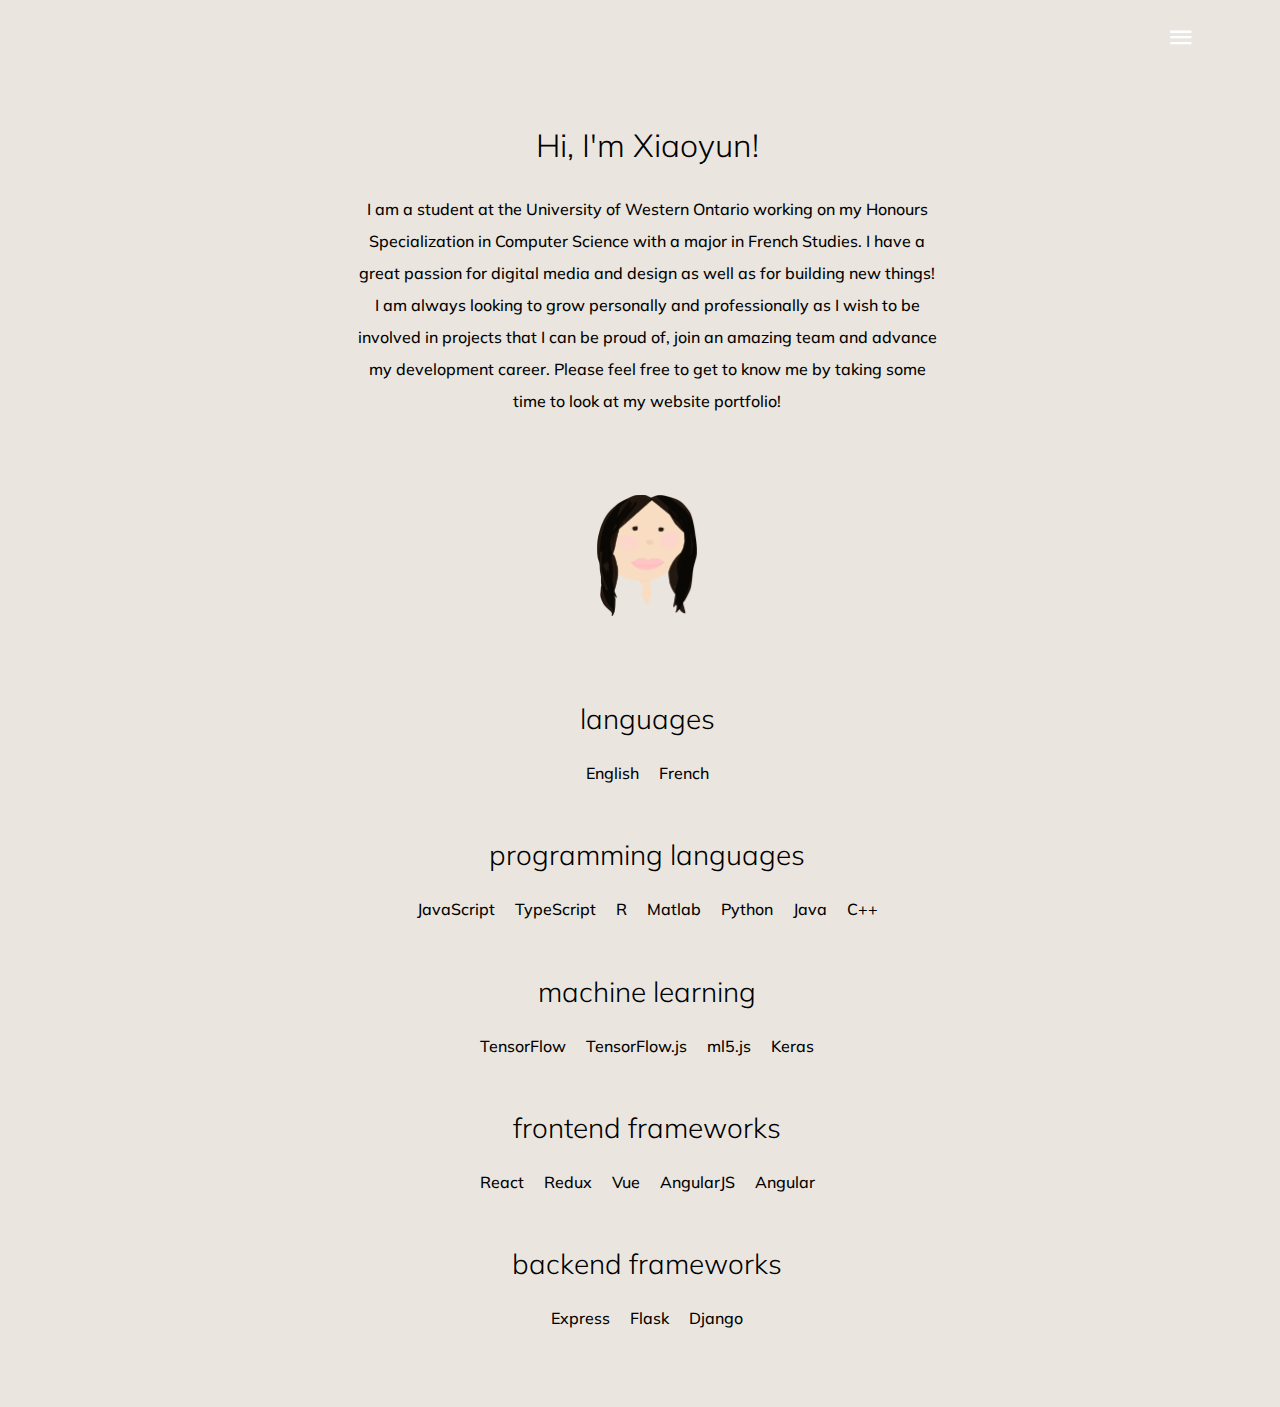
<file: about.html>
<!doctype html>
<html lang="en">

  <head>
    <title>Xiaoyun Bonato</title>
    <meta charset="utf-8">
    <meta name="viewport" content="width=device-width, initial-scale=1, shrink-to-fit=no">
 <link rel="shortcut icon" type="image/png" href="images/xb.png"/>

    <link href="https://fonts.googleapis.com/css?family=Muli:400,700" rel="stylesheet">

    <link rel="stylesheet" href="fonts/icomoon/style.css">

    <link rel="stylesheet" href="css/bootstrap.min.css">
    <link rel="stylesheet" href="css/bootstrap-datepicker.css">
    <link rel="stylesheet" href="css/jquery.fancybox.min.css">
    <link rel="stylesheet" href="css/owl.carousel.min.css">
    <link rel="stylesheet" href="css/owl.theme.default.min.css">
    <link rel="stylesheet" href="fonts/flaticon/font/flaticon.css">
    <link rel="stylesheet" href="css/aos.css">

    <!-- MAIN CSS -->
    <link rel="stylesheet" href="css/style.css">

  </head>


  <body data-spy="scroll" data-target=".site-navbar-target" data-offset="300" style="background-color: #EAE6DF">

    
    <div class="site-wrap-xiao" id="home-section">

      <div class="site-mobile-menu site-navbar-target">
        <div class="site-mobile-menu-header">
          <div class="site-mobile-menu-close mt-3">
            <span class="icon-close2 js-menu-toggle"></span>
          </div>
        </div>
        <div class="site-mobile-menu-body"></div>
      </div>



      <header class="site-navbar site-navbar-target" role="banner">

        <div class="container">
          <div class="row align-items-center position-relative">

            <div class="col-3 ">
              <div class="site-logo">
              </div>
            </div>

            <div class="col-9  text-right">
              

              <span class="d-inline-block d-lg-block"><a href="#" class="text-white site-menu-toggle js-menu-toggle py-5 text-white"><span class="icon-menu h3 text-white"></span></a></span>

              

              <nav class="site-navigation text-right ml-auto d-none d-lg-none" role="navigation">
                <ul class="site-menu main-menu js-clone-nav ml-auto ">
                  <li><a href="index.html" class="nav-link">Home</a></li>
                  <li><a href="about.html" class="nav-link">About</a></li>
                  <li><a href="work.html" class="nav-link">Work</a></li>
                  <li><a href="contact.html" class="nav-link">Contact</a></li>
                </ul>
              </nav>
            </div>

            
          </div>
        </div>

      </header>

    <div class="ftco-blocks-cover-1">
      <div class="site-section-cover overlay" style="background-color: #EAE6DF">
        <div class="container">
          <div class="row align-items-center justify-content-center">
            <div class="col-md-7 text-center">
                <div img src="images/xiaoxiao.png" class="img-fluid" alt="Responsive image">
                    <br>
                    <br>
                    <br>
                    <br>
                    <br>
                    <div class= f> 
              <h2 class="mb-4 text-black" color="black">Hi, I'm Xiaoyun!</h2>
              <h6 class="mb-4 text-black" color="black" style="line-height: 2" padding="10px">I am a student at the University of Western Ontario working on my Honours Specialization in Computer Science with a major in French Studies. I have a great passion for digital media and design as well as for building new things! I am always looking to grow personally and professionally as I wish to be involved in projects that I can be proud of, join an amazing team and advance my development career. Please feel free to get to know me by taking some time to look at my website portfolio!</h6>
                    <br>
                    <br>
                    <img src= "images/xia.png" align= "center" width="100px">
                    <br>
                    <br>
                         <br>
                        <br>
             <h3 class="mb-4 text-black">languages</h3>
                    <h6 class="mb-4 text-black">English &nbsp; &nbsp; French</h6>
                    <br>
                    <h3 class="mb-4 text-black">programming languages</h3>
                    <h6 class="mb-4 text-black">JavaScript &nbsp; &nbsp; TypeScript &nbsp; &nbsp; R &nbsp; &nbsp; Matlab &nbsp; &nbsp; Python &nbsp; &nbsp; Java &nbsp; &nbsp; C++</h6>
                    <br>
                    <h3 class="mb-4 text-black">machine learning</h3>
                    <h6 class="mb-4 text-black">TensorFlow &nbsp; &nbsp;  TensorFlow.js &nbsp; &nbsp;  ml5.js &nbsp; &nbsp;  Keras</h6>
                    <br>
                    <h3 class="mb-4 text-black">frontend frameworks</h3>
                    <h6 class="mb-4 text-black">React &nbsp; &nbsp; Redux &nbsp; &nbsp; Vue &nbsp; &nbsp; AngularJS &nbsp; &nbsp; Angular</h6>
                    <br>
                    <h3 class="mb-4 text-black">backend frameworks</h3>
                    <h6 class="mb-4 text-black">Express &nbsp; &nbsp; Flask &nbsp; &nbsp; Django</h6>
                    <br>
                    <br>
                </div>
            </div>
          </div>
        </div>
      </div>
    </div>
      </div>
        </div>


    <script src="js/jquery-3.3.1.min.js"></script>
    <script src="js/jquery-migrate-3.0.0.js"></script>
    <script src="js/popper.min.js"></script>
    <script src="js/bootstrap.min.js"></script>
    <script src="js/owl.carousel.min.js"></script>
    <script src="js/jquery.sticky.js"></script>
    <script src="js/jquery.waypoints.min.js"></script>
    <script src="js/jquery.animateNumber.min.js"></script>
    <script src="js/jquery.fancybox.min.js"></script>
    <script src="js/jquery.stellar.min.js"></script>
    <script src="js/jquery.easing.1.3.js"></script>
    <script src="js/bootstrap-datepicker.min.js"></script>
    <script src="js/isotope.pkgd.min.js"></script>
    <script src="js/aos.js"></script>

    <script src="js/main.js"></script>

  </body>

</html>
</file>
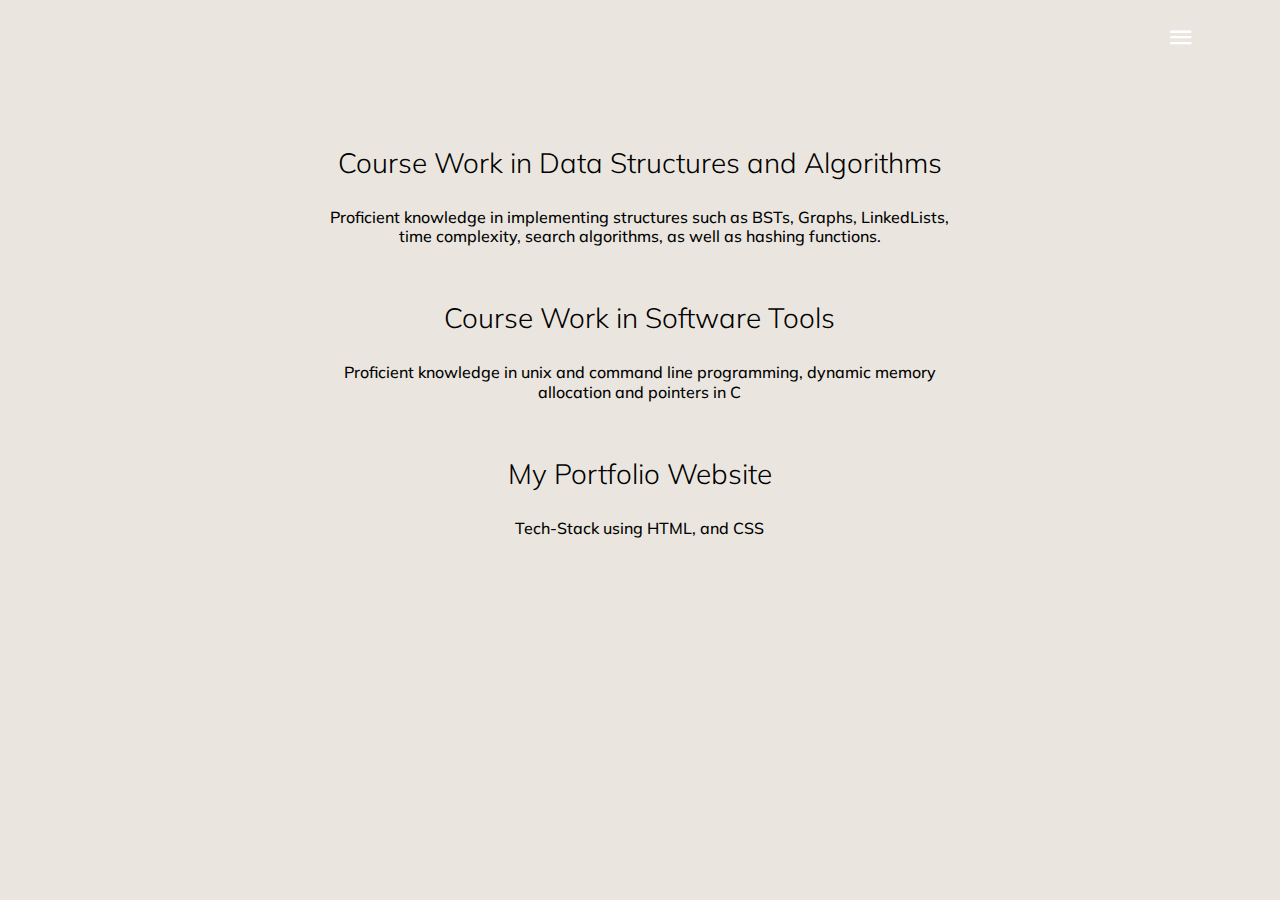
<file: work.html>
<!doctype html>
<html lang="en">

  <head>
    <title>Xiaoyun Bonato</title>
    <meta charset="utf-8">
    <meta name="viewport" content="width=device-width, initial-scale=1, shrink-to-fit=no">
 <link rel="shortcut icon" type="image/png" href="images/xb.png"/>

    <link href="https://fonts.googleapis.com/css?family=Muli:400,700" rel="stylesheet">

    <link rel="stylesheet" href="fonts/icomoon/style.css">

    <link rel="stylesheet" href="css/bootstrap.min.css">
    <link rel="stylesheet" href="css/bootstrap-datepicker.css">
    <link rel="stylesheet" href="css/jquery.fancybox.min.css">
    <link rel="stylesheet" href="css/owl.carousel.min.css">
    <link rel="stylesheet" href="css/owl.theme.default.min.css">
    <link rel="stylesheet" href="fonts/flaticon/font/flaticon.css">
    <link rel="stylesheet" href="css/aos.css">

    <!-- MAIN CSS -->
    <link rel="stylesheet" href="css/style.css">

  </head>

  <body data-spy="scroll" data-target=".site-navbar-target" data-offset="300" style="background-color: #EAE6DF">

    
    <div class="site-wrap" id="home-section">

      <div class="site-mobile-menu site-navbar-target">
        <div class="site-mobile-menu-header">
          <div class="site-mobile-menu-close mt-3">
            <span class="icon-close2 js-menu-toggle"></span>
          </div>
        </div>
        <div class="site-mobile-menu-body"></div>
      </div>



      <header class="site-navbar site-navbar-target" role="banner">

        <div class="container">
          <div class="row align-items-center position-relative">

            <div class="col-3 ">
              <div class="site-logo">
              </div>
            </div>

            <div class="col-9  text-right">
              

              <span class="d-inline-block d-lg-block"><a href="#" class="text-white site-menu-toggle js-menu-toggle py-5 text-white"><span class="icon-menu h3 text-white"></span></a></span>

              

              <nav class="site-navigation text-right ml-auto d-none d-lg-none" role="navigation">
                <ul class="site-menu main-menu js-clone-nav ml-auto ">
                  <li><a href="index.html" class="nav-link">Home</a></li>
                  <li><a href="about.html" class="nav-link">About</a></li>
                  <li><a href="work.html" class="nav-link">Work</a></li>
                  <li><a href="contact.html" class="nav-link">Contact</a></li>
                </ul>
              </nav>
            </div>

            
          </div>
        </div>

      </header>


    <div class="ftco-blocks-cover-1">
      <div class="site-section-cover overlay" style="background-color: #EAE6DF" padding="40%" margin="20%" position="absolute">
        <div class="container">
          <div class="row align-items-center justify-content-center">
            <div class="col-md-7 text-center">
                <div img src="images/xiaoxiao.png" class="img-fluid" alt="Responsive image">
              <h3 class="mb-4 text-black">Course Work in Data Structures and Algorithms</h3>
              <h6 class="mb-4 text-black">Proficient knowledge in implementing structures such as BSTs, Graphs, LinkedLists, time complexity, search algorithms, as well as hashing functions.</h6>
                    <br>
                    <h3 class="mb-4 text-black">Course Work in Software Tools</h3>
                    <h6 class="mb-4 text-black">Proficient knowledge in unix and command line programming, dynamic memory allocation and pointers in C</h6>
                    <br>
                    <h3 class="mb-4 text-black">My Portfolio Website</h3>
                    <h6 class="mb-4 text-black">Tech-Stack using HTML, and CSS </h6>
                    
              
            </div>
          </div>
        </div>
      </div>
    </div>
      </div>
        </div>


    <script src="js/jquery-3.3.1.min.js"></script>
    <script src="js/jquery-migrate-3.0.0.js"></script>
    <script src="js/popper.min.js"></script>
    <script src="js/bootstrap.min.js"></script>
    <script src="js/owl.carousel.min.js"></script>
    <script src="js/jquery.sticky.js"></script>
    <script src="js/jquery.waypoints.min.js"></script>
    <script src="js/jquery.animateNumber.min.js"></script>
    <script src="js/jquery.fancybox.min.js"></script>
    <script src="js/jquery.stellar.min.js"></script>
    <script src="js/jquery.easing.1.3.js"></script>
    <script src="js/bootstrap-datepicker.min.js"></script>
    <script src="js/isotope.pkgd.min.js"></script>
    <script src="js/aos.js"></script>

    <script src="js/main.js"></script>

  </body>

</html>
</file>
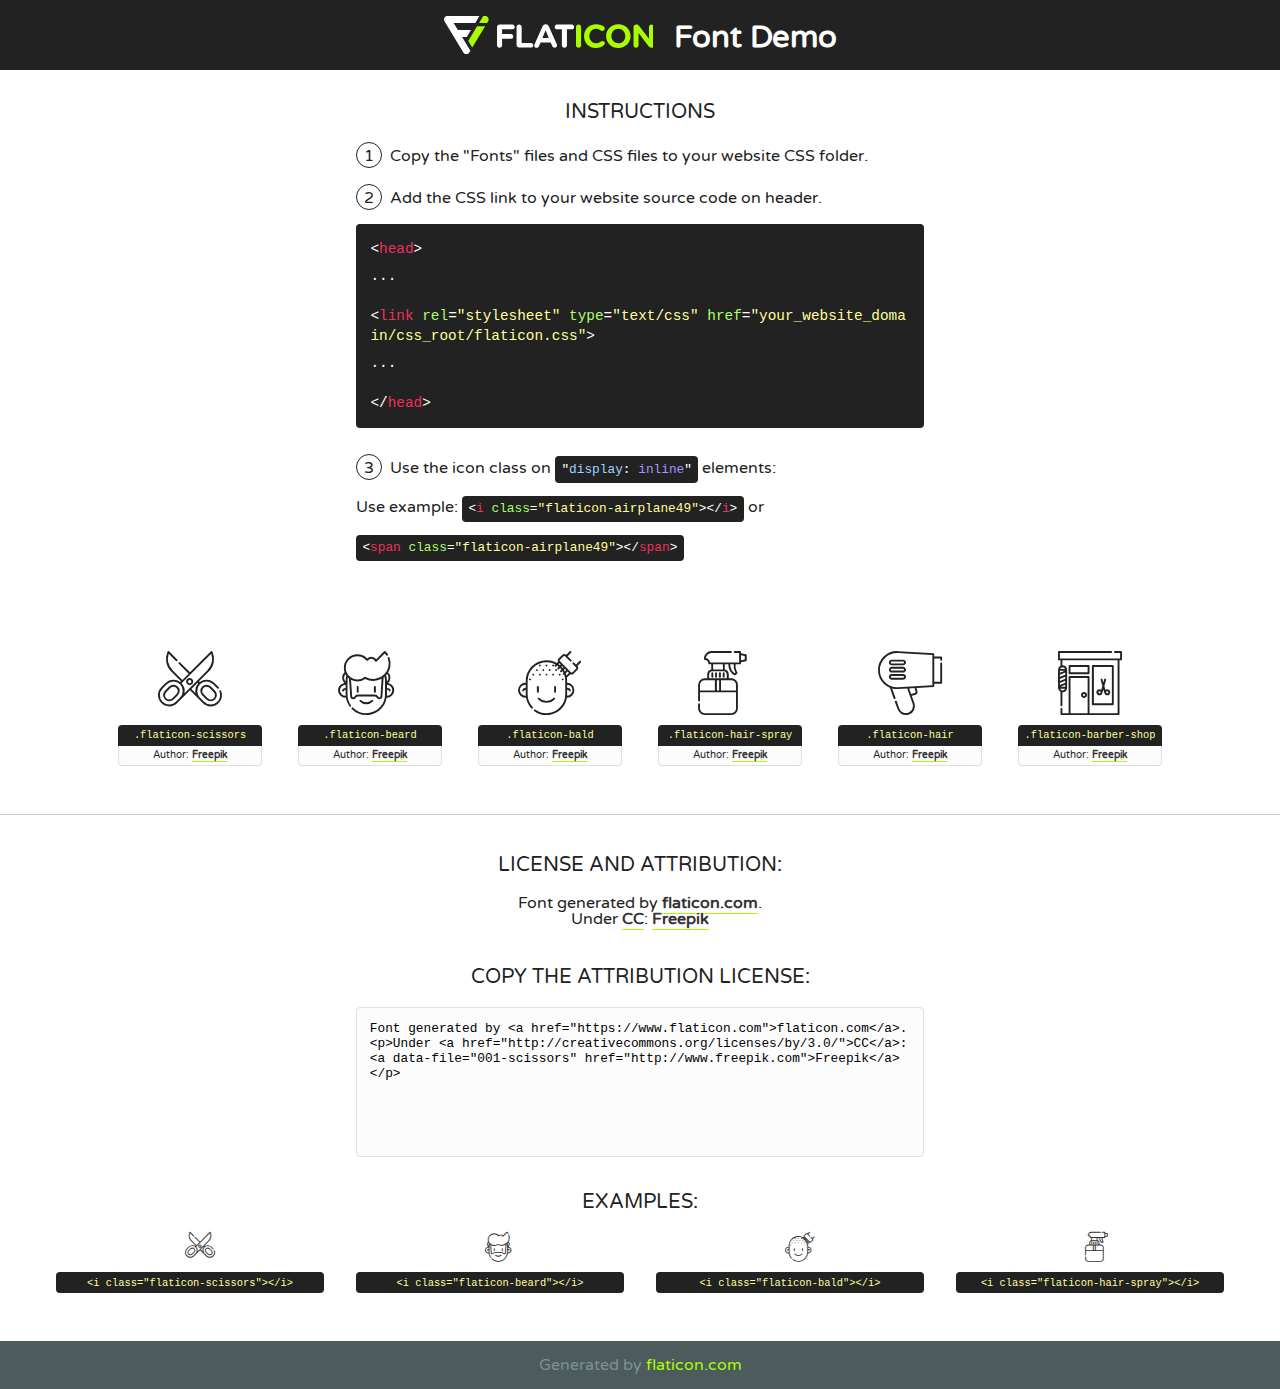
<file: fonts/flaticon/font/flaticon.html>
<!DOCTYPE html>
<!--
  Flaticon icon font: Flaticon
  Creation date: 23/07/2019 22:03
-->
<html>
<!DOCTYPE html>
<html>

<head>
    <title>Flaticon WebFont</title>
    <link href="http://fonts.googleapis.com/css?family=Varela+Round" rel="stylesheet" type="text/css" />
    <link rel="stylesheet" type="text/css" href="flaticon.css">
    <meta charset="UTF-8">
    <style>
    html, body, div, span, applet, object, iframe,
    h1, h2, h3, h4, h5, h6, p, blockquote, pre,
    a, abbr, acronym, address, big, cite, code,
    del, dfn, em, img, ins, kbd, q, s, samp,
    small, strike, strong, sub, sup, tt, var,
    b, u, i, center,
    dl, dt, dd, ol, ul, li,
    fieldset, form, label, legend,
    table, caption, tbody, tfoot, thead, tr, th, td,
    article, aside, canvas, details, embed, 
    figure, figcaption, footer, header, hgroup, 
    menu, nav, output, ruby, section, summary,
    time, mark, audio, video {
        margin: 0;
        padding: 0;
        border: 0;
        font-size: 100%;
        font: inherit;
        vertical-align: baseline;
    }
    /* HTML5 display-role reset for older browsers */
    article, aside, details, figcaption, figure, 
    footer, header, hgroup, menu, nav, section {
        display: block;
    }
    body {
        line-height: 1;
    }
    ol, ul {
        list-style: none;
    }
    blockquote, q {
        quotes: none;
    }
    blockquote:before, blockquote:after,
    q:before, q:after {
        content: '';
        content: none;
    }
    table {
        border-collapse: collapse;
        border-spacing: 0;
    }
    body {
        font-family: 'Varela Round', Helvetica, Arial, sans-serif;
        font-size: 16px;
        color: #222;
    }
    a {
        color: #333;
        border-bottom: 1px solid #a9fd00;
        font-weight: bold;
        text-decoration: none;
    }
    * {
        -moz-box-sizing: border-box;
        -webkit-box-sizing: border-box;
        box-sizing: border-box;
        margin: 0;
        padding: 0;
    }
    [class^="flaticon-"]:before, [class*=" flaticon-"]:before, [class^="flaticon-"]:after, [class*=" flaticon-"]:after {
        font-family: Flaticon;
        font-size: 30px;
        font-style: normal;
        margin-left: 20px;
        color: #333;
    }
    .wrapper {
        max-width: 600px;
        margin: auto;
        padding: 0 1em;
    }
    .title {
        font-size: 1.25em;
        text-align: center;
        margin-bottom: 1em;
        text-transform: uppercase;
    }
    header {
        text-align: center;
        background-color: #222;
        color: #fff;
        padding: 1em;
    }
    header .logo {
        width: 210px;
        height: 38px;
        display: inline-block;
        vertical-align: middle;
        margin-right: 1em;
        border: none;
    }
    header strong {
        font-size: 1.95em;
        font-weight: bold;
        vertical-align: middle;
        margin-top: 5px;
        display: inline-block;
    }
    .demo {
        margin: 2em auto;
        line-height: 1.25em;
    }
    .demo ul li {
        margin-bottom: 1em;
    }
    .demo ul li .num {
        color: #222;
        border-radius: 20px;
        display: inline-block;
        width: 26px;
        padding: 3px;
        height: 26px;
        text-align: center;
        margin-right: 0.5em;
        border: 1px solid #222;
    }
    .demo ul li code {
        background-color: #222;
        border-radius: 4px;
        padding: 0.25em 0.5em;
        display: inline-block;
        color: #fff;
        font-family: Consolas,Monaco,Lucida Console,Liberation Mono,DejaVu Sans Mono,Bitstream Vera Sans Mono,Courier New, monospace;
        font-weight: lighter;
        margin-top: 1em;
        font-size: 0.8em;
        word-break: break-all;
    }
    .demo ul li code.big {
        padding: 1em;
        font-size: 0.9em;
    }
    .demo ul li code .red {
        color: #EF3159;
    }
    .demo ul li code .green {
        color: #ACFF65;
    }
    .demo ul li code .yellow {
        color: #FFFF99;
    }
    .demo ul li code .blue {
        color: #99D3FF;
    }
    .demo ul li code .purple {
        color: #A295FF;
    }
    .demo ul li code .dots {
        margin-top: 0.5em;
        display: block;
    }
    #glyphs {
        border-bottom: 1px solid #ccc;
        padding: 2em 0;
        text-align: center;
    }
    .glyph {
        display: inline-block;
        width: 9em;
        margin: 1em;
        text-align: center;
        vertical-align: top;
        background: #FFF;
    }
    .glyph .glyph-icon {
        padding: 10px;
        display: block;
        font-family:"Flaticon";
        font-size: 64px;
        line-height: 1;
    }
    .glyph .glyph-icon:before {
        font-size: 64px;
        color: #222;
        margin-left: 0;
    }
    .class-name {
        font-size: 0.65em;
        background-color: #222;
        color: #fff;
        border-radius: 4px 4px 0 0;
        padding: 0.5em;
        color: #FFFF99;
        font-family: Consolas,Monaco,Lucida Console,Liberation Mono,DejaVu Sans Mono,Bitstream Vera Sans Mono,Courier New, monospace;
    }
    .author-name {
        font-size: 0.6em;
        background-color: #fcfcfd;
        border: 1px solid #DEDEE4;
        border-top: 0;
        border-radius: 0 0 4px 4px;
        padding: 0.5em;
    }
    .class-name:last-child {
        font-size: 10px;
        color:#888;
    }
    .class-name:last-child a {
        font-size: 10px;
        color:#555;
    }
    .class-name:last-child a:hover {
        color:#a9fd00;
    }
    .glyph > input {
        display: block;
        width: 100px;
        margin: 5px auto;
        text-align: center;
        font-size: 12px;
        cursor: text;
    }
    .glyph > input.icon-input {
        font-family:"Flaticon";
        font-size: 16px;
        margin-bottom: 10px;
    }
    .attribution .title {
        margin-top: 2em;
    }
    .attribution textarea {
        background-color: #fcfcfd;
        padding: 1em;
        border: none;
        box-shadow: none;
        border: 1px solid #DEDEE4;
        border-radius: 4px;
        resize: none;
        width: 100%;
        height: 150px;
        font-size: 0.8em;
        font-family: Consolas,Monaco,Lucida Console,Liberation Mono,DejaVu Sans Mono,Bitstream Vera Sans Mono,Courier New, monospace;
        -webkit-appearance: none;
    }
    .iconsuse {
        margin: 2em auto;
        text-align: center;
        max-width: 1200px;
    }
    .iconsuse:after {
        content: '';
        display: table;
        clear: both;
    }
    .iconsuse .image {
        float: left;
        width: 25%;
        padding: 0 1em;
    }
    .iconsuse .image p {
        margin-bottom: 1em;
    }
    .iconsuse .image span {
        display: block;
        font-size: 0.65em;
        background-color: #222;
        color: #fff;
        border-radius: 4px;
        padding: 0.5em;
        color: #FFFF99;
        margin-top: 1em;
        font-family: Consolas,Monaco,Lucida Console,Liberation Mono,DejaVu Sans Mono,Bitstream Vera Sans Mono,Courier New, monospace;
    }
    #footer {
        text-align: center;
        background-color: #4C5B5C;
        color: #7c9192;
        padding: 1em;
    }
    #footer a {
        border: none;
        color: #a9fd00;
        font-weight: normal;
    }
    @media (max-width: 960px) {
        .iconsuse .image {
            width: 50%;
        }
    }
    @media (max-width: 560px) {
        .iconsuse .image {
            width: 100%;
        }
    }
    </style>
</head>

<body class="characters-off">

    <header>
        <a href="https://www.flaticon.com" target="_blank" class="logo">
            <svg version="1.1" xmlns="http://www.w3.org/2000/svg" xmlns:xlink="http://www.w3.org/1999/xlink" xmlns:a="http://ns.adobe.com/AdobeSVGViewerExtensions/3.0/" viewBox="0 0 560.875 102.036" enable-background="new 0 0 560.875 102.036" xml:space="preserve">
                <defs>
                </defs>
                <g>
                    <g class="letters">
                        <path fill="#ffffff" d="M141.596,29.675c0-3.777,2.985-6.767,6.764-6.767h34.438c3.426,0,6.15,2.728,6.15,6.15
                        c0,3.43-2.724,6.149-6.15,6.149h-27.674v13.091h23.719c3.429,0,6.151,2.724,6.151,6.15c0,3.43-2.723,6.149-6.151,6.149h-23.719
                        v17.574c0,3.773-2.986,6.761-6.764,6.761c-3.779,0-6.764-2.989-6.764-6.761V29.675z"></path>
                        <path fill="#ffffff" d="M193.844,29.149c0-3.781,2.985-6.767,6.764-6.767c3.776,0,6.763,2.985,6.763,6.767v42.957h25.039
                        c3.426,0,6.149,2.726,6.149,6.153c0,3.425-2.723,6.15-6.149,6.15h-31.802c-3.779,0-6.764-2.986-6.764-6.768V29.149z"></path>
                        <path fill="#ffffff" d="M241.891,75.71l21.438-48.407c1.492-3.341,4.215-5.357,7.906-5.357h0.792
                        c3.686,0,6.323,2.017,7.815,5.357l21.439,48.407c0.436,0.967,0.701,1.845,0.701,2.723c0,3.602-2.809,6.501-6.414,6.501
                        c-3.161,0-5.269-1.845-6.499-4.655l-4.132-9.661h-27.059l-4.301,10.102c-1.144,2.631-3.426,4.214-6.237,4.214
                        c-3.517,0-6.24-2.81-6.24-6.325C241.1,77.64,241.451,76.677,241.891,75.71z M279.932,58.666l-8.521-20.297l-8.526,20.297H279.932
                        z"></path>
                        <path fill="#ffffff" d="M314.864,35.387H301.86c-3.429,0-6.239-2.813-6.239-6.238c0-3.429,2.811-6.24,6.239-6.24h39.533
                        c3.426,0,6.237,2.811,6.237,6.24c0,3.425-2.811,6.238-6.237,6.238h-13.001v42.785c0,3.773-2.99,6.761-6.764,6.761
                        c-3.779,0-6.764-2.989-6.764-6.761V35.387z"></path>
                        <path fill="#A9FD00" d="M352.615,29.149c0-3.781,2.985-6.767,6.767-6.767c3.774,0,6.761,2.985,6.761,6.767v49.024
                        c0,3.773-2.987,6.761-6.761,6.761c-3.781,0-6.767-2.989-6.767-6.761V29.149z"></path>
                        <path fill="#A9FD00" d="M374.132,53.836v-0.179c0-17.481,13.178-31.801,32.065-31.801c9.22,0,15.459,2.458,20.557,6.238
                        c1.402,1.054,2.637,2.985,2.637,5.357c0,3.692-2.985,6.59-6.681,6.59c-1.845,0-3.071-0.702-4.044-1.319
                        c-3.776-2.813-7.729-4.393-12.562-4.393c-10.364,0-17.831,8.611-17.831,19.154v0.173c0,10.542,7.291,19.329,17.831,19.329
                        c5.715,0,9.492-1.756,13.359-4.834c1.049-0.874,2.458-1.491,4.039-1.491c3.429,0,6.325,2.813,6.325,6.236
                        c0,2.106-1.056,3.78-2.282,4.834c-5.539,4.834-12.036,7.733-21.878,7.733C387.572,85.464,374.132,71.493,374.132,53.836z"></path>
                        <path fill="#A9FD00" d="M433.009,53.836v-0.179c0-17.481,13.79-31.801,32.766-31.801c18.981,0,32.592,14.143,32.592,31.628v0.173
                        c0,17.483-13.785,31.807-32.769,31.807C446.625,85.464,433.009,71.32,433.009,53.836z M484.224,53.836v-0.179
                        c0-10.539-7.725-19.326-18.626-19.326c-10.893,0-18.449,8.611-18.449,19.154v0.173c0,10.542,7.73,19.329,18.626,19.329
                        C476.676,72.986,484.224,64.378,484.224,53.836z"></path>
                        <path fill="#A9FD00" d="M506.233,29.321c0-3.774,2.99-6.763,6.767-6.763h1.401c3.252,0,5.183,1.583,7.029,3.953l26.093,34.265
                        V29.059c0-3.692,2.99-6.677,6.681-6.677c3.683,0,6.671,2.985,6.671,6.677v48.934c0,3.78-2.987,6.765-6.764,6.765h-0.436
                        c-3.257,0-5.188-1.581-7.034-3.953l-27.056-35.492v32.944c0,3.687-2.985,6.676-6.678,6.676c-3.683,0-6.673-2.989-6.673-6.676
                        V29.321z"></path>
                    </g>
                    <g class="insignia">
                        <path fill="#ffffff" d="M48.372,56.137h12.517l11.156-18.537H37.186L25.688,18.539h57.825L94.668,0H9.271
                        C5.925,0,2.842,1.801,1.198,4.716c-1.644,2.907-1.593,6.482,0.134,9.343l50.38,83.501c1.678,2.781,4.689,4.476,7.938,4.476
                        c3.246,0,6.257-1.695,7.935-4.476l2.898-4.804L48.372,56.137z"></path>
                        <g class="i">
                            <path fill="#A9FD00" d="M93.575,18.539h0.031v0.004l21.652,0.004l2.705-4.488c1.727-2.861,1.778-6.436,0.133-9.343
                            C116.454,1.801,113.371,0,110.026,0h-5.294L93.575,18.539z"></path>
                            <polygon fill="#A9FD00" points="88.291,27.356 64.725,66.486 75.519,84.404 109.942,27.356"></polygon>
                        </g>
                    </g>
                </g>
            </svg>
        </a>
        <strong>Font Demo</strong>
    </header>


    <section class="demo wrapper">

        <p class="title">Instructions</p>

        <ul>
            <li>
                <span class="num">1</span>Copy the "Fonts" files and CSS files to your website CSS folder.
            </li>
            <li>
                <span class="num">2</span>Add the CSS link to your website source code on header.
                <code class="big">
                    &lt;<span class="red">head</span>&gt;
                    <br/><span class="dots">...</span>
                    <br/>&lt;<span class="red">link</span> <span class="green">rel</span>=<span class="yellow">"stylesheet"</span> <span class="green">type</span>=<span class="yellow">"text/css"</span> <span class="green">href</span>=<span class="yellow">"your_website_domain/css_root/flaticon.css"</span>&gt;
                    <br/><span class="dots">...</span>
                    <br/>&lt;/<span class="red">head</span>&gt;
                </code>
            </li>

            <li>
                <p>
                    <span class="num">3</span>Use the icon class on <code>"<span class="blue">display</span>:<span class="purple"> inline</span>"</code> elements:
                    <br />
                    Use example: <code>&lt;<span class="red">i</span> <span class="green">class</span>=<span class="yellow">&quot;flaticon-airplane49&quot;</span>&gt;&lt;/<span class="red">i</span>&gt;</code> or <code>&lt;<span class="red">span</span> <span class="green">class</span>=<span class="yellow">&quot;flaticon-airplane49&quot;</span>&gt;&lt;/<span class="red">span</span>&gt;</code>
            </li>
        </ul>

    </section>




   <section id="glyphs">          
    
      
        <div class="glyph"><div class="glyph-icon flaticon-scissors"></div>
            <div class="class-name">.flaticon-scissors</div>
            <div class="author-name">Author: <a data-file="001-scissors" href="http://www.freepik.com">Freepik</a> </div> 
        </div>        
        
        <div class="glyph"><div class="glyph-icon flaticon-beard"></div>
            <div class="class-name">.flaticon-beard</div>
            <div class="author-name">Author: <a data-file="002-beard" href="http://www.freepik.com">Freepik</a> </div> 
        </div>        
        
        <div class="glyph"><div class="glyph-icon flaticon-bald"></div>
            <div class="class-name">.flaticon-bald</div>
            <div class="author-name">Author: <a data-file="003-bald" href="http://www.freepik.com">Freepik</a> </div> 
        </div>        
        
        <div class="glyph"><div class="glyph-icon flaticon-hair-spray"></div>
            <div class="class-name">.flaticon-hair-spray</div>
            <div class="author-name">Author: <a data-file="004-hair-spray" href="http://www.freepik.com">Freepik</a> </div> 
        </div>        
        
        <div class="glyph"><div class="glyph-icon flaticon-hair"></div>
            <div class="class-name">.flaticon-hair</div>
            <div class="author-name">Author: <a data-file="005-hair" href="http://www.freepik.com">Freepik</a> </div> 
        </div>        
        
        <div class="glyph"><div class="glyph-icon flaticon-barber-shop"></div>
            <div class="class-name">.flaticon-barber-shop</div>
            <div class="author-name">Author: <a data-file="006-barber-shop" href="http://www.freepik.com">Freepik</a> </div> 
        </div>        
        

    </section>



    <section class="attribution wrapper"   style="text-align:center;">

      <div class="title">License and attribution:</div><div class="attrDiv">Font generated by <a href="https://www.flaticon.com">flaticon.com</a>. <div><p>Under <a href="http://creativecommons.org/licenses/by/3.0/">CC</a>: <a data-file="001-scissors" href="http://www.freepik.com">Freepik</a></p>  </div>
      </div>
      <div class="title">Copy the Attribution License:</div>

    <textarea onclick="this.focus();this.select();">Font generated by &lt;a href=&quot;https://www.flaticon.com&quot;&gt;flaticon.com&lt;/a&gt;. <p>Under <a href="http://creativecommons.org/licenses/by/3.0/">CC</a>: <a data-file="001-scissors" href="http://www.freepik.com">Freepik</a></p>  
     </textarea>

    </section>

    <section class="iconsuse">

          <div class="title">Examples:</div>            
             
            <div class="image">
                <p>
                    <i class="glyph-icon flaticon-scissors"></i> 
                    <span>&lt;i class=&quot;flaticon-scissors&quot;&gt;&lt;/i&gt;</span>
                </p>
            </div>
            
            <div class="image">
                <p>
                    <i class="glyph-icon flaticon-beard"></i> 
                    <span>&lt;i class=&quot;flaticon-beard&quot;&gt;&lt;/i&gt;</span>
                </p>
            </div>
            
            <div class="image">
                <p>
                    <i class="glyph-icon flaticon-bald"></i> 
                    <span>&lt;i class=&quot;flaticon-bald&quot;&gt;&lt;/i&gt;</span>
                </p>
            </div>
            
            <div class="image">
                <p>
                    <i class="glyph-icon flaticon-hair-spray"></i> 
                    <span>&lt;i class=&quot;flaticon-hair-spray&quot;&gt;&lt;/i&gt;</span>
                </p>
            </div>
                       
        </div>
                            
    </section>

<div id="footer">
    <div>Generated by <a href="https://www.flaticon.com">flaticon.com</a>
    </div>
</div>



</body>
</html>
</file>
<file: fonts/icomoon/style.css>
@font-face {
  font-family: 'icomoon';
  src:  url('fonts/icomoon.eot?10si43');
  src:  url('fonts/icomoon.eot?10si43#iefix') format('embedded-opentype'),
    url('fonts/icomoon.ttf?10si43') format('truetype'),
    url('fonts/icomoon.woff?10si43') format('woff'),
    url('fonts/icomoon.svg?10si43#icomoon') format('svg');
  font-weight: normal;
  font-style: normal;
}

[class^="icon-"], [class*=" icon-"] {
  /* use !important to prevent issues with browser extensions that change fonts */
  font-family: 'icomoon' !important;
  speak: none;
  font-style: normal;
  font-weight: normal;
  font-variant: normal;
  text-transform: none;
  line-height: 1;

  /* Better Font Rendering =========== */
  -webkit-font-smoothing: antialiased;
  -moz-osx-font-smoothing: grayscale;
}

.icon-asterisk:before {
  content: "\f069";
}
.icon-plus:before {
  content: "\f067";
}
.icon-question:before {
  content: "\f128";
}
.icon-minus:before {
  content: "\f068";
}
.icon-glass:before {
  content: "\f000";
}
.icon-music:before {
  content: "\f001";
}
.icon-search:before {
  content: "\f002";
}
.icon-envelope-o:before {
  content: "\f003";
}
.icon-heart:before {
  content: "\f004";
}
.icon-star:before {
  content: "\f005";
}
.icon-star-o:before {
  content: "\f006";
}
.icon-user:before {
  content: "\f007";
}
.icon-film:before {
  content: "\f008";
}
.icon-th-large:before {
  content: "\f009";
}
.icon-th:before {
  content: "\f00a";
}
.icon-th-list:before {
  content: "\f00b";
}
.icon-check:before {
  content: "\f00c";
}
.icon-close:before {
  content: "\f00d";
}
.icon-remove:before {
  content: "\f00d";
}
.icon-times:before {
  content: "\f00d";
}
.icon-search-plus:before {
  content: "\f00e";
}
.icon-search-minus:before {
  content: "\f010";
}
.icon-power-off:before {
  content: "\f011";
}
.icon-signal:before {
  content: "\f012";
}
.icon-cog:before {
  content: "\f013";
}
.icon-gear:before {
  content: "\f013";
}
.icon-trash-o:before {
  content: "\f014";
}
.icon-home:before {
  content: "\f015";
}
.icon-file-o:before {
  content: "\f016";
}
.icon-clock-o:before {
  content: "\f017";
}
.icon-road:before {
  content: "\f018";
}
.icon-download:before {
  content: "\f019";
}
.icon-arrow-circle-o-down:before {
  content: "\f01a";
}
.icon-arrow-circle-o-up:before {
  content: "\f01b";
}
.icon-inbox:before {
  content: "\f01c";
}
.icon-play-circle-o:before {
  content: "\f01d";
}
.icon-repeat:before {
  content: "\f01e";
}
.icon-rotate-right:before {
  content: "\f01e";
}
.icon-refresh:before {
  content: "\f021";
}
.icon-list-alt:before {
  content: "\f022";
}
.icon-lock:before {
  content: "\f023";
}
.icon-flag:before {
  content: "\f024";
}
.icon-headphones:before {
  content: "\f025";
}
.icon-volume-off:before {
  content: "\f026";
}
.icon-volume-down:before {
  content: "\f027";
}
.icon-volume-up:before {
  content: "\f028";
}
.icon-qrcode:before {
  content: "\f029";
}
.icon-barcode:before {
  content: "\f02a";
}
.icon-tag:before {
  content: "\f02b";
}
.icon-tags:before {
  content: "\f02c";
}
.icon-book:before {
  content: "\f02d";
}
.icon-bookmark:before {
  content: "\f02e";
}
.icon-print:before {
  content: "\f02f";
}
.icon-camera:before {
  content: "\f030";
}
.icon-font:before {
  content: "\f031";
}
.icon-bold:before {
  content: "\f032";
}
.icon-italic:before {
  content: "\f033";
}
.icon-text-height:before {
  content: "\f034";
}
.icon-text-width:before {
  content: "\f035";
}
.icon-align-left:before {
  content: "\f036";
}
.icon-align-center:before {
  content: "\f037";
}
.icon-align-right:before {
  content: "\f038";
}
.icon-align-justify:before {
  content: "\f039";
}
.icon-list:before {
  content: "\f03a";
}
.icon-dedent:before {
  content: "\f03b";
}
.icon-outdent:before {
  content: "\f03b";
}
.icon-indent:before {
  content: "\f03c";
}
.icon-video-camera:before {
  content: "\f03d";
}
.icon-image:before {
  content: "\f03e";
}
.icon-photo:before {
  content: "\f03e";
}
.icon-picture-o:before {
  content: "\f03e";
}
.icon-pencil:before {
  content: "\f040";
}
.icon-map-marker:before {
  content: "\f041";
}
.icon-adjust:before {
  content: "\f042";
}
.icon-tint:before {
  content: "\f043";
}
.icon-edit:before {
  content: "\f044";
}
.icon-pencil-square-o:before {
  content: "\f044";
}
.icon-share-square-o:before {
  content: "\f045";
}
.icon-check-square-o:before {
  content: "\f046";
}
.icon-arrows:before {
  content: "\f047";
}
.icon-step-backward:before {
  content: "\f048";
}
.icon-fast-backward:before {
  content: "\f049";
}
.icon-backward:before {
  content: "\f04a";
}
.icon-play:before {
  content: "\f04b";
}
.icon-pause:before {
  content: "\f04c";
}
.icon-stop:before {
  content: "\f04d";
}
.icon-forward:before {
  content: "\f04e";
}
.icon-fast-forward:before {
  content: "\f050";
}
.icon-step-forward:before {
  content: "\f051";
}
.icon-eject:before {
  content: "\f052";
}
.icon-chevron-left:before {
  content: "\f053";
}
.icon-chevron-right:before {
  content: "\f054";
}
.icon-plus-circle:before {
  content: "\f055";
}
.icon-minus-circle:before {
  content: "\f056";
}
.icon-times-circle:before {
  content: "\f057";
}
.icon-check-circle:before {
  content: "\f058";
}
.icon-question-circle:before {
  content: "\f059";
}
.icon-info-circle:before {
  content: "\f05a";
}
.icon-crosshairs:before {
  content: "\f05b";
}
.icon-times-circle-o:before {
  content: "\f05c";
}
.icon-check-circle-o:before {
  content: "\f05d";
}
.icon-ban:before {
  content: "\f05e";
}
.icon-arrow-left:before {
  content: "\f060";
}
.icon-arrow-right:before {
  content: "\f061";
}
.icon-arrow-up:before {
  content: "\f062";
}
.icon-arrow-down:before {
  content: "\f063";
}
.icon-mail-forward:before {
  content: "\f064";
}
.icon-share:before {
  content: "\f064";
}
.icon-expand:before {
  content: "\f065";
}
.icon-compress:before {
  content: "\f066";
}
.icon-exclamation-circle:before {
  content: "\f06a";
}
.icon-gift:before {
  content: "\f06b";
}
.icon-leaf:before {
  content: "\f06c";
}
.icon-fire:before {
  content: "\f06d";
}
.icon-eye:before {
  content: "\f06e";
}
.icon-eye-slash:before {
  content: "\f070";
}
.icon-exclamation-triangle:before {
  content: "\f071";
}
.icon-warning:before {
  content: "\f071";
}
.icon-plane:before {
  content: "\f072";
}
.icon-calendar:before {
  content: "\f073";
}
.icon-random:before {
  content: "\f074";
}
.icon-comment:before {
  content: "\f075";
}
.icon-magnet:before {
  content: "\f076";
}
.icon-chevron-up:before {
  content: "\f077";
}
.icon-chevron-down:before {
  content: "\f078";
}
.icon-retweet:before {
  content: "\f079";
}
.icon-shopping-cart:before {
  content: "\f07a";
}
.icon-folder:before {
  content: "\f07b";
}
.icon-folder-open:before {
  content: "\f07c";
}
.icon-arrows-v:before {
  content: "\f07d";
}
.icon-arrows-h:before {
  content: "\f07e";
}
.icon-bar-chart:before {
  content: "\f080";
}
.icon-bar-chart-o:before {
  content: "\f080";
}
.icon-twitter-square:before {
  content: "\f081";
}
.icon-facebook-square:before {
  content: "\f082";
}
.icon-camera-retro:before {
  content: "\f083";
}
.icon-key:before {
  content: "\f084";
}
.icon-cogs:before {
  content: "\f085";
}
.icon-gears:before {
  content: "\f085";
}
.icon-comments:before {
  content: "\f086";
}
.icon-thumbs-o-up:before {
  content: "\f087";
}
.icon-thumbs-o-down:before {
  content: "\f088";
}
.icon-star-half:before {
  content: "\f089";
}
.icon-heart-o:before {
  content: "\f08a";
}
.icon-sign-out:before {
  content: "\f08b";
}
.icon-linkedin-square:before {
  content: "\f08c";
}
.icon-thumb-tack:before {
  content: "\f08d";
}
.icon-external-link:before {
  content: "\f08e";
}
.icon-sign-in:before {
  content: "\f090";
}
.icon-trophy:before {
  content: "\f091";
}
.icon-github-square:before {
  content: "\f092";
}
.icon-upload:before {
  content: "\f093";
}
.icon-lemon-o:before {
  content: "\f094";
}
.icon-phone:before {
  content: "\f095";
}
.icon-square-o:before {
  content: "\f096";
}
.icon-bookmark-o:before {
  content: "\f097";
}
.icon-phone-square:before {
  content: "\f098";
}
.icon-twitter:before {
  content: "\f099";
}
.icon-facebook:before {
  content: "\f09a";
}
.icon-facebook-f:before {
  content: "\f09a";
}
.icon-github:before {
  content: "\f09b";
}
.icon-unlock:before {
  content: "\f09c";
}
.icon-credit-card:before {
  content: "\f09d";
}
.icon-feed:before {
  content: "\f09e";
}
.icon-rss:before {
  content: "\f09e";
}
.icon-hdd-o:before {
  content: "\f0a0";
}
.icon-bullhorn:before {
  content: "\f0a1";
}
.icon-bell-o:before {
  content: "\f0a2";
}
.icon-certificate:before {
  content: "\f0a3";
}
.icon-hand-o-right:before {
  content: "\f0a4";
}
.icon-hand-o-left:before {
  content: "\f0a5";
}
.icon-hand-o-up:before {
  content: "\f0a6";
}
.icon-hand-o-down:before {
  content: "\f0a7";
}
.icon-arrow-circle-left:before {
  content: "\f0a8";
}
.icon-arrow-circle-right:before {
  content: "\f0a9";
}
.icon-arrow-circle-up:before {
  content: "\f0aa";
}
.icon-arrow-circle-down:before {
  content: "\f0ab";
}
.icon-globe:before {
  content: "\f0ac";
}
.icon-wrench:before {
  content: "\f0ad";
}
.icon-tasks:before {
  content: "\f0ae";
}
.icon-filter:before {
  content: "\f0b0";
}
.icon-briefcase:before {
  content: "\f0b1";
}
.icon-arrows-alt:before {
  content: "\f0b2";
}
.icon-group:before {
  content: "\f0c0";
}
.icon-users:before {
  content: "\f0c0";
}
.icon-chain:before {
  content: "\f0c1";
}
.icon-link:before {
  content: "\f0c1";
}
.icon-cloud:before {
  content: "\f0c2";
}
.icon-flask:before {
  content: "\f0c3";
}
.icon-cut:before {
  content: "\f0c4";
}
.icon-scissors:before {
  content: "\f0c4";
}
.icon-copy:before {
  content: "\f0c5";
}
.icon-files-o:before {
  content: "\f0c5";
}
.icon-paperclip:before {
  content: "\f0c6";
}
.icon-floppy-o:before {
  content: "\f0c7";
}
.icon-save:before {
  content: "\f0c7";
}
.icon-square:before {
  content: "\f0c8";
}
.icon-bars:before {
  content: "\f0c9";
}
.icon-navicon:before {
  content: "\f0c9";
}
.icon-reorder:before {
  content: "\f0c9";
}
.icon-list-ul:before {
  content: "\f0ca";
}
.icon-list-ol:before {
  content: "\f0cb";
}
.icon-strikethrough:before {
  content: "\f0cc";
}
.icon-underline:before {
  content: "\f0cd";
}
.icon-table:before {
  content: "\f0ce";
}
.icon-magic:before {
  content: "\f0d0";
}
.icon-truck:before {
  content: "\f0d1";
}
.icon-pinterest:before {
  content: "\f0d2";
}
.icon-pinterest-square:before {
  content: "\f0d3";
}
.icon-google-plus-square:before {
  content: "\f0d4";
}
.icon-google-plus:before {
  content: "\f0d5";
}
.icon-money:before {
  content: "\f0d6";
}
.icon-caret-down:before {
  content: "\f0d7";
}
.icon-caret-up:before {
  content: "\f0d8";
}
.icon-caret-left:before {
  content: "\f0d9";
}
.icon-caret-right:before {
  content: "\f0da";
}
.icon-columns:before {
  content: "\f0db";
}
.icon-sort:before {
  content: "\f0dc";
}
.icon-unsorted:before {
  content: "\f0dc";
}
.icon-sort-desc:before {
  content: "\f0dd";
}
.icon-sort-down:before {
  content: "\f0dd";
}
.icon-sort-asc:before {
  content: "\f0de";
}
.icon-sort-up:before {
  content: "\f0de";
}
.icon-envelope:before {
  content: "\f0e0";
}
.icon-linkedin:before {
  content: "\f0e1";
}
.icon-rotate-left:before {
  content: "\f0e2";
}
.icon-undo:before {
  content: "\f0e2";
}
.icon-gavel:before {
  content: "\f0e3";
}
.icon-legal:before {
  content: "\f0e3";
}
.icon-dashboard:before {
  content: "\f0e4";
}
.icon-tachometer:before {
  content: "\f0e4";
}
.icon-comment-o:before {
  content: "\f0e5";
}
.icon-comments-o:before {
  content: "\f0e6";
}
.icon-bolt:before {
  content: "\f0e7";
}
.icon-flash:before {
  content: "\f0e7";
}
.icon-sitemap:before {
  content: "\f0e8";
}
.icon-umbrella:before {
  content: "\f0e9";
}
.icon-clipboard:before {
  content: "\f0ea";
}
.icon-paste:before {
  content: "\f0ea";
}
.icon-lightbulb-o:before {
  content: "\f0eb";
}
.icon-exchange:before {
  content: "\f0ec";
}
.icon-cloud-download:before {
  content: "\f0ed";
}
.icon-cloud-upload:before {
  content: "\f0ee";
}
.icon-user-md:before {
  content: "\f0f0";
}
.icon-stethoscope:before {
  content: "\f0f1";
}
.icon-suitcase:before {
  content: "\f0f2";
}
.icon-bell:before {
  content: "\f0f3";
}
.icon-coffee:before {
  content: "\f0f4";
}
.icon-cutlery:before {
  content: "\f0f5";
}
.icon-file-text-o:before {
  content: "\f0f6";
}
.icon-building-o:before {
  content: "\f0f7";
}
.icon-hospital-o:before {
  content: "\f0f8";
}
.icon-ambulance:before {
  content: "\f0f9";
}
.icon-medkit:before {
  content: "\f0fa";
}
.icon-fighter-jet:before {
  content: "\f0fb";
}
.icon-beer:before {
  content: "\f0fc";
}
.icon-h-square:before {
  content: "\f0fd";
}
.icon-plus-square:before {
  content: "\f0fe";
}
.icon-angle-double-left:before {
  content: "\f100";
}
.icon-angle-double-right:before {
  content: "\f101";
}
.icon-angle-double-up:before {
  content: "\f102";
}
.icon-angle-double-down:before {
  content: "\f103";
}
.icon-angle-left:before {
  content: "\f104";
}
.icon-angle-right:before {
  content: "\f105";
}
.icon-angle-up:before {
  content: "\f106";
}
.icon-angle-down:before {
  content: "\f107";
}
.icon-desktop:before {
  content: "\f108";
}
.icon-laptop:before {
  content: "\f109";
}
.icon-tablet:before {
  content: "\f10a";
}
.icon-mobile:before {
  content: "\f10b";
}
.icon-mobile-phone:before {
  content: "\f10b";
}
.icon-circle-o:before {
  content: "\f10c";
}
.icon-quote-left:before {
  content: "\f10d";
}
.icon-quote-right:before {
  content: "\f10e";
}
.icon-spinner:before {
  content: "\f110";
}
.icon-circle:before {
  content: "\f111";
}
.icon-mail-reply:before {
  content: "\f112";
}
.icon-reply:before {
  content: "\f112";
}
.icon-github-alt:before {
  content: "\f113";
}
.icon-folder-o:before {
  content: "\f114";
}
.icon-folder-open-o:before {
  content: "\f115";
}
.icon-smile-o:before {
  content: "\f118";
}
.icon-frown-o:before {
  content: "\f119";
}
.icon-meh-o:before {
  content: "\f11a";
}
.icon-gamepad:before {
  content: "\f11b";
}
.icon-keyboard-o:before {
  content: "\f11c";
}
.icon-flag-o:before {
  content: "\f11d";
}
.icon-flag-checkered:before {
  content: "\f11e";
}
.icon-terminal:before {
  content: "\f120";
}
.icon-code:before {
  content: "\f121";
}
.icon-mail-reply-all:before {
  content: "\f122";
}
.icon-reply-all:before {
  content: "\f122";
}
.icon-star-half-empty:before {
  content: "\f123";
}
.icon-star-half-full:before {
  content: "\f123";
}
.icon-star-half-o:before {
  content: "\f123";
}
.icon-location-arrow:before {
  content: "\f124";
}
.icon-crop:before {
  content: "\f125";
}
.icon-code-fork:before {
  content: "\f126";
}
.icon-chain-broken:before {
  content: "\f127";
}
.icon-unlink:before {
  content: "\f127";
}
.icon-info:before {
  content: "\f129";
}
.icon-exclamation:before {
  content: "\f12a";
}
.icon-superscript:before {
  content: "\f12b";
}
.icon-subscript:before {
  content: "\f12c";
}
.icon-eraser:before {
  content: "\f12d";
}
.icon-puzzle-piece:before {
  content: "\f12e";
}
.icon-microphone:before {
  content: "\f130";
}
.icon-microphone-slash:before {
  content: "\f131";
}
.icon-shield:before {
  content: "\f132";
}
.icon-calendar-o:before {
  content: "\f133";
}
.icon-fire-extinguisher:before {
  content: "\f134";
}
.icon-rocket:before {
  content: "\f135";
}
.icon-maxcdn:before {
  content: "\f136";
}
.icon-chevron-circle-left:before {
  content: "\f137";
}
.icon-chevron-circle-right:before {
  content: "\f138";
}
.icon-chevron-circle-up:before {
  content: "\f139";
}
.icon-chevron-circle-down:before {
  content: "\f13a";
}
.icon-html5:before {
  content: "\f13b";
}
.icon-css3:before {
  content: "\f13c";
}
.icon-anchor:before {
  content: "\f13d";
}
.icon-unlock-alt:before {
  content: "\f13e";
}
.icon-bullseye:before {
  content: "\f140";
}
.icon-ellipsis-h:before {
  content: "\f141";
}
.icon-ellipsis-v:before {
  content: "\f142";
}
.icon-rss-square:before {
  content: "\f143";
}
.icon-play-circle:before {
  content: "\f144";
}
.icon-ticket:before {
  content: "\f145";
}
.icon-minus-square:before {
  content: "\f146";
}
.icon-minus-square-o:before {
  content: "\f147";
}
.icon-level-up:before {
  content: "\f148";
}
.icon-level-down:before {
  content: "\f149";
}
.icon-check-square:before {
  content: "\f14a";
}
.icon-pencil-square:before {
  content: "\f14b";
}
.icon-external-link-square:before {
  content: "\f14c";
}
.icon-share-square:before {
  content: "\f14d";
}
.icon-compass:before {
  content: "\f14e";
}
.icon-caret-square-o-down:before {
  content: "\f150";
}
.icon-toggle-down:before {
  content: "\f150";
}
.icon-caret-square-o-up:before {
  content: "\f151";
}
.icon-toggle-up:before {
  content: "\f151";
}
.icon-caret-square-o-right:before {
  content: "\f152";
}
.icon-toggle-right:before {
  content: "\f152";
}
.icon-eur:before {
  content: "\f153";
}
.icon-euro:before {
  content: "\f153";
}
.icon-gbp:before {
  content: "\f154";
}
.icon-dollar:before {
  content: "\f155";
}
.icon-usd:before {
  content: "\f155";
}
.icon-inr:before {
  content: "\f156";
}
.icon-rupee:before {
  content: "\f156";
}
.icon-cny:before {
  content: "\f157";
}
.icon-jpy:before {
  content: "\f157";
}
.icon-rmb:before {
  content: "\f157";
}
.icon-yen:before {
  content: "\f157";
}
.icon-rouble:before {
  content: "\f158";
}
.icon-rub:before {
  content: "\f158";
}
.icon-ruble:before {
  content: "\f158";
}
.icon-krw:before {
  content: "\f159";
}
.icon-won:before {
  content: "\f159";
}
.icon-bitcoin:before {
  content: "\f15a";
}
.icon-btc:before {
  content: "\f15a";
}
.icon-file:before {
  content: "\f15b";
}
.icon-file-text:before {
  content: "\f15c";
}
.icon-sort-alpha-asc:before {
  content: "\f15d";
}
.icon-sort-alpha-desc:before {
  content: "\f15e";
}
.icon-sort-amount-asc:before {
  content: "\f160";
}
.icon-sort-amount-desc:before {
  content: "\f161";
}
.icon-sort-numeric-asc:before {
  content: "\f162";
}
.icon-sort-numeric-desc:before {
  content: "\f163";
}
.icon-thumbs-up:before {
  content: "\f164";
}
.icon-thumbs-down:before {
  content: "\f165";
}
.icon-youtube-square:before {
  content: "\f166";
}
.icon-youtube:before {
  content: "\f167";
}
.icon-xing:before {
  content: "\f168";
}
.icon-xing-square:before {
  content: "\f169";
}
.icon-youtube-play:before {
  content: "\f16a";
}
.icon-dropbox:before {
  content: "\f16b";
}
.icon-stack-overflow:before {
  content: "\f16c";
}
.icon-instagram:before {
  content: "\f16d";
}
.icon-flickr:before {
  content: "\f16e";
}
.icon-adn:before {
  content: "\f170";
}
.icon-bitbucket:before {
  content: "\f171";
}
.icon-bitbucket-square:before {
  content: "\f172";
}
.icon-tumblr:before {
  content: "\f173";
}
.icon-tumblr-square:before {
  content: "\f174";
}
.icon-long-arrow-down:before {
  content: "\f175";
}
.icon-long-arrow-up:before {
  content: "\f176";
}
.icon-long-arrow-left:before {
  content: "\f177";
}
.icon-long-arrow-right:before {
  content: "\f178";
}
.icon-apple:before {
  content: "\f179";
}
.icon-windows:before {
  content: "\f17a";
}
.icon-android:before {
  content: "\f17b";
}
.icon-linux:before {
  content: "\f17c";
}
.icon-dribbble:before {
  content: "\f17d";
}
.icon-skype:before {
  content: "\f17e";
}
.icon-foursquare:before {
  content: "\f180";
}
.icon-trello:before {
  content: "\f181";
}
.icon-female:before {
  content: "\f182";
}
.icon-male:before {
  content: "\f183";
}
.icon-gittip:before {
  content: "\f184";
}
.icon-gratipay:before {
  content: "\f184";
}
.icon-sun-o:before {
  content: "\f185";
}
.icon-moon-o:before {
  content: "\f186";
}
.icon-archive:before {
  content: "\f187";
}
.icon-bug:before {
  content: "\f188";
}
.icon-vk:before {
  content: "\f189";
}
.icon-weibo:before {
  content: "\f18a";
}
.icon-renren:before {
  content: "\f18b";
}
.icon-pagelines:before {
  content: "\f18c";
}
.icon-stack-exchange:before {
  content: "\f18d";
}
.icon-arrow-circle-o-right:before {
  content: "\f18e";
}
.icon-arrow-circle-o-left:before {
  content: "\f190";
}
.icon-caret-square-o-left:before {
  content: "\f191";
}
.icon-toggle-left:before {
  content: "\f191";
}
.icon-dot-circle-o:before {
  content: "\f192";
}
.icon-wheelchair:before {
  content: "\f193";
}
.icon-vimeo-square:before {
  content: "\f194";
}
.icon-try:before {
  content: "\f195";
}
.icon-turkish-lira:before {
  content: "\f195";
}
.icon-plus-square-o:before {
  content: "\f196";
}
.icon-space-shuttle:before {
  content: "\f197";
}
.icon-slack:before {
  content: "\f198";
}
.icon-envelope-square:before {
  content: "\f199";
}
.icon-wordpress:before {
  content: "\f19a";
}
.icon-openid:before {
  content: "\f19b";
}
.icon-bank:before {
  content: "\f19c";
}
.icon-institution:before {
  content: "\f19c";
}
.icon-university:before {
  content: "\f19c";
}
.icon-graduation-cap:before {
  content: "\f19d";
}
.icon-mortar-board:before {
  content: "\f19d";
}
.icon-yahoo:before {
  content: "\f19e";
}
.icon-google:before {
  content: "\f1a0";
}
.icon-reddit:before {
  content: "\f1a1";
}
.icon-reddit-square:before {
  content: "\f1a2";
}
.icon-stumbleupon-circle:before {
  content: "\f1a3";
}
.icon-stumbleupon:before {
  content: "\f1a4";
}
.icon-delicious:before {
  content: "\f1a5";
}
.icon-digg:before {
  content: "\f1a6";
}
.icon-pied-piper-pp:before {
  content: "\f1a7";
}
.icon-pied-piper-alt:before {
  content: "\f1a8";
}
.icon-drupal:before {
  content: "\f1a9";
}
.icon-joomla:before {
  content: "\f1aa";
}
.icon-language:before {
  content: "\f1ab";
}
.icon-fax:before {
  content: "\f1ac";
}
.icon-building:before {
  content: "\f1ad";
}
.icon-child:before {
  content: "\f1ae";
}
.icon-paw:before {
  content: "\f1b0";
}
.icon-spoon:before {
  content: "\f1b1";
}
.icon-cube:before {
  content: "\f1b2";
}
.icon-cubes:before {
  content: "\f1b3";
}
.icon-behance:before {
  content: "\f1b4";
}
.icon-behance-square:before {
  content: "\f1b5";
}
.icon-steam:before {
  content: "\f1b6";
}
.icon-steam-square:before {
  content: "\f1b7";
}
.icon-recycle:before {
  content: "\f1b8";
}
.icon-automobile:before {
  content: "\f1b9";
}
.icon-car:before {
  content: "\f1b9";
}
.icon-cab:before {
  content: "\f1ba";
}
.icon-taxi:before {
  content: "\f1ba";
}
.icon-tree:before {
  content: "\f1bb";
}
.icon-spotify:before {
  content: "\f1bc";
}
.icon-deviantart:before {
  content: "\f1bd";
}
.icon-soundcloud:before {
  content: "\f1be";
}
.icon-database:before {
  content: "\f1c0";
}
.icon-file-pdf-o:before {
  content: "\f1c1";
}
.icon-file-word-o:before {
  content: "\f1c2";
}
.icon-file-excel-o:before {
  content: "\f1c3";
}
.icon-file-powerpoint-o:before {
  content: "\f1c4";
}
.icon-file-image-o:before {
  content: "\f1c5";
}
.icon-file-photo-o:before {
  content: "\f1c5";
}
.icon-file-picture-o:before {
  content: "\f1c5";
}
.icon-file-archive-o:before {
  content: "\f1c6";
}
.icon-file-zip-o:before {
  content: "\f1c6";
}
.icon-file-audio-o:before {
  content: "\f1c7";
}
.icon-file-sound-o:before {
  content: "\f1c7";
}
.icon-file-movie-o:before {
  content: "\f1c8";
}
.icon-file-video-o:before {
  content: "\f1c8";
}
.icon-file-code-o:before {
  content: "\f1c9";
}
.icon-vine:before {
  content: "\f1ca";
}
.icon-codepen:before {
  content: "\f1cb";
}
.icon-jsfiddle:before {
  content: "\f1cc";
}
.icon-life-bouy:before {
  content: "\f1cd";
}
.icon-life-buoy:before {
  content: "\f1cd";
}
.icon-life-ring:before {
  content: "\f1cd";
}
.icon-life-saver:before {
  content: "\f1cd";
}
.icon-support:before {
  content: "\f1cd";
}
.icon-circle-o-notch:before {
  content: "\f1ce";
}
.icon-ra:before {
  content: "\f1d0";
}
.icon-rebel:before {
  content: "\f1d0";
}
.icon-resistance:before {
  content: "\f1d0";
}
.icon-empire:before {
  content: "\f1d1";
}
.icon-ge:before {
  content: "\f1d1";
}
.icon-git-square:before {
  content: "\f1d2";
}
.icon-git:before {
  content: "\f1d3";
}
.icon-hacker-news:before {
  content: "\f1d4";
}
.icon-y-combinator-square:before {
  content: "\f1d4";
}
.icon-yc-square:before {
  content: "\f1d4";
}
.icon-tencent-weibo:before {
  content: "\f1d5";
}
.icon-qq:before {
  content: "\f1d6";
}
.icon-wechat:before {
  content: "\f1d7";
}
.icon-weixin:before {
  content: "\f1d7";
}
.icon-paper-plane:before {
  content: "\f1d8";
}
.icon-send:before {
  content: "\f1d8";
}
.icon-paper-plane-o:before {
  content: "\f1d9";
}
.icon-send-o:before {
  content: "\f1d9";
}
.icon-history:before {
  content: "\f1da";
}
.icon-circle-thin:before {
  content: "\f1db";
}
.icon-header:before {
  content: "\f1dc";
}
.icon-paragraph:before {
  content: "\f1dd";
}
.icon-sliders:before {
  content: "\f1de";
}
.icon-share-alt:before {
  content: "\f1e0";
}
.icon-share-alt-square:before {
  content: "\f1e1";
}
.icon-bomb:before {
  content: "\f1e2";
}
.icon-futbol-o:before {
  content: "\f1e3";
}
.icon-soccer-ball-o:before {
  content: "\f1e3";
}
.icon-tty:before {
  content: "\f1e4";
}
.icon-binoculars:before {
  content: "\f1e5";
}
.icon-plug:before {
  content: "\f1e6";
}
.icon-slideshare:before {
  content: "\f1e7";
}
.icon-twitch:before {
  content: "\f1e8";
}
.icon-yelp:before {
  content: "\f1e9";
}
.icon-newspaper-o:before {
  content: "\f1ea";
}
.icon-wifi:before {
  content: "\f1eb";
}
.icon-calculator:before {
  content: "\f1ec";
}
.icon-paypal:before {
  content: "\f1ed";
}
.icon-google-wallet:before {
  content: "\f1ee";
}
.icon-cc-visa:before {
  content: "\f1f0";
}
.icon-cc-mastercard:before {
  content: "\f1f1";
}
.icon-cc-discover:before {
  content: "\f1f2";
}
.icon-cc-amex:before {
  content: "\f1f3";
}
.icon-cc-paypal:before {
  content: "\f1f4";
}
.icon-cc-stripe:before {
  content: "\f1f5";
}
.icon-bell-slash:before {
  content: "\f1f6";
}
.icon-bell-slash-o:before {
  content: "\f1f7";
}
.icon-trash:before {
  content: "\f1f8";
}
.icon-copyright:before {
  content: "\f1f9";
}
.icon-at:before {
  content: "\f1fa";
}
.icon-eyedropper:before {
  content: "\f1fb";
}
.icon-paint-brush:before {
  content: "\f1fc";
}
.icon-birthday-cake:before {
  content: "\f1fd";
}
.icon-area-chart:before {
  content: "\f1fe";
}
.icon-pie-chart:before {
  content: "\f200";
}
.icon-line-chart:before {
  content: "\f201";
}
.icon-lastfm:before {
  content: "\f202";
}
.icon-lastfm-square:before {
  content: "\f203";
}
.icon-toggle-off:before {
  content: "\f204";
}
.icon-toggle-on:before {
  content: "\f205";
}
.icon-bicycle:before {
  content: "\f206";
}
.icon-bus:before {
  content: "\f207";
}
.icon-ioxhost:before {
  content: "\f208";
}
.icon-angellist:before {
  content: "\f209";
}
.icon-cc:before {
  content: "\f20a";
}
.icon-ils:before {
  content: "\f20b";
}
.icon-shekel:before {
  content: "\f20b";
}
.icon-sheqel:before {
  content: "\f20b";
}
.icon-meanpath:before {
  content: "\f20c";
}
.icon-buysellads:before {
  content: "\f20d";
}
.icon-connectdevelop:before {
  content: "\f20e";
}
.icon-dashcube:before {
  content: "\f210";
}
.icon-forumbee:before {
  content: "\f211";
}
.icon-leanpub:before {
  content: "\f212";
}
.icon-sellsy:before {
  content: "\f213";
}
.icon-shirtsinbulk:before {
  content: "\f214";
}
.icon-simplybuilt:before {
  content: "\f215";
}
.icon-skyatlas:before {
  content: "\f216";
}
.icon-cart-plus:before {
  content: "\f217";
}
.icon-cart-arrow-down:before {
  content: "\f218";
}
.icon-diamond:before {
  content: "\f219";
}
.icon-ship:before {
  content: "\f21a";
}
.icon-user-secret:before {
  content: "\f21b";
}
.icon-motorcycle:before {
  content: "\f21c";
}
.icon-street-view:before {
  content: "\f21d";
}
.icon-heartbeat:before {
  content: "\f21e";
}
.icon-venus:before {
  content: "\f221";
}
.icon-mars:before {
  content: "\f222";
}
.icon-mercury:before {
  content: "\f223";
}
.icon-intersex:before {
  content: "\f224";
}
.icon-transgender:before {
  content: "\f224";
}
.icon-transgender-alt:before {
  content: "\f225";
}
.icon-venus-double:before {
  content: "\f226";
}
.icon-mars-double:before {
  content: "\f227";
}
.icon-venus-mars:before {
  content: "\f228";
}
.icon-mars-stroke:before {
  content: "\f229";
}
.icon-mars-stroke-v:before {
  content: "\f22a";
}
.icon-mars-stroke-h:before {
  content: "\f22b";
}
.icon-neuter:before {
  content: "\f22c";
}
.icon-genderless:before {
  content: "\f22d";
}
.icon-facebook-official:before {
  content: "\f230";
}
.icon-pinterest-p:before {
  content: "\f231";
}
.icon-whatsapp:before {
  content: "\f232";
}
.icon-server:before {
  content: "\f233";
}
.icon-user-plus:before {
  content: "\f234";
}
.icon-user-times:before {
  content: "\f235";
}
.icon-bed:before {
  content: "\f236";
}
.icon-hotel:before {
  content: "\f236";
}
.icon-viacoin:before {
  content: "\f237";
}
.icon-train:before {
  content: "\f238";
}
.icon-subway:before {
  content: "\f239";
}
.icon-medium:before {
  content: "\f23a";
}
.icon-y-combinator:before {
  content: "\f23b";
}
.icon-yc:before {
  content: "\f23b";
}
.icon-optin-monster:before {
  content: "\f23c";
}
.icon-opencart:before {
  content: "\f23d";
}
.icon-expeditedssl:before {
  content: "\f23e";
}
.icon-battery:before {
  content: "\f240";
}
.icon-battery-4:before {
  content: "\f240";
}
.icon-battery-full:before {
  content: "\f240";
}
.icon-battery-3:before {
  content: "\f241";
}
.icon-battery-three-quarters:before {
  content: "\f241";
}
.icon-battery-2:before {
  content: "\f242";
}
.icon-battery-half:before {
  content: "\f242";
}
.icon-battery-1:before {
  content: "\f243";
}
.icon-battery-quarter:before {
  content: "\f243";
}
.icon-battery-0:before {
  content: "\f244";
}
.icon-battery-empty:before {
  content: "\f244";
}
.icon-mouse-pointer:before {
  content: "\f245";
}
.icon-i-cursor:before {
  content: "\f246";
}
.icon-object-group:before {
  content: "\f247";
}
.icon-object-ungroup:before {
  content: "\f248";
}
.icon-sticky-note:before {
  content: "\f249";
}
.icon-sticky-note-o:before {
  content: "\f24a";
}
.icon-cc-jcb:before {
  content: "\f24b";
}
.icon-cc-diners-club:before {
  content: "\f24c";
}
.icon-clone:before {
  content: "\f24d";
}
.icon-balance-scale:before {
  content: "\f24e";
}
.icon-hourglass-o:before {
  content: "\f250";
}
.icon-hourglass-1:before {
  content: "\f251";
}
.icon-hourglass-start:before {
  content: "\f251";
}
.icon-hourglass-2:before {
  content: "\f252";
}
.icon-hourglass-half:before {
  content: "\f252";
}
.icon-hourglass-3:before {
  content: "\f253";
}
.icon-hourglass-end:before {
  content: "\f253";
}
.icon-hourglass:before {
  content: "\f254";
}
.icon-hand-grab-o:before {
  content: "\f255";
}
.icon-hand-rock-o:before {
  content: "\f255";
}
.icon-hand-paper-o:before {
  content: "\f256";
}
.icon-hand-stop-o:before {
  content: "\f256";
}
.icon-hand-scissors-o:before {
  content: "\f257";
}
.icon-hand-lizard-o:before {
  content: "\f258";
}
.icon-hand-spock-o:before {
  content: "\f259";
}
.icon-hand-pointer-o:before {
  content: "\f25a";
}
.icon-hand-peace-o:before {
  content: "\f25b";
}
.icon-trademark:before {
  content: "\f25c";
}
.icon-registered:before {
  content: "\f25d";
}
.icon-creative-commons:before {
  content: "\f25e";
}
.icon-gg:before {
  content: "\f260";
}
.icon-gg-circle:before {
  content: "\f261";
}
.icon-tripadvisor:before {
  content: "\f262";
}
.icon-odnoklassniki:before {
  content: "\f263";
}
.icon-odnoklassniki-square:before {
  content: "\f264";
}
.icon-get-pocket:before {
  content: "\f265";
}
.icon-wikipedia-w:before {
  content: "\f266";
}
.icon-safari:before {
  content: "\f267";
}
.icon-chrome:before {
  content: "\f268";
}
.icon-firefox:before {
  content: "\f269";
}
.icon-opera:before {
  content: "\f26a";
}
.icon-internet-explorer:before {
  content: "\f26b";
}
.icon-television:before {
  content: "\f26c";
}
.icon-tv:before {
  content: "\f26c";
}
.icon-contao:before {
  content: "\f26d";
}
.icon-500px:before {
  content: "\f26e";
}
.icon-amazon:before {
  content: "\f270";
}
.icon-calendar-plus-o:before {
  content: "\f271";
}
.icon-calendar-minus-o:before {
  content: "\f272";
}
.icon-calendar-times-o:before {
  content: "\f273";
}
.icon-calendar-check-o:before {
  content: "\f274";
}
.icon-industry:before {
  content: "\f275";
}
.icon-map-pin:before {
  content: "\f276";
}
.icon-map-signs:before {
  content: "\f277";
}
.icon-map-o:before {
  content: "\f278";
}
.icon-map:before {
  content: "\f279";
}
.icon-commenting:before {
  content: "\f27a";
}
.icon-commenting-o:before {
  content: "\f27b";
}
.icon-houzz:before {
  content: "\f27c";
}
.icon-vimeo:before {
  content: "\f27d";
}
.icon-black-tie:before {
  content: "\f27e";
}
.icon-fonticons:before {
  content: "\f280";
}
.icon-reddit-alien:before {
  content: "\f281";
}
.icon-edge:before {
  content: "\f282";
}
.icon-credit-card-alt:before {
  content: "\f283";
}
.icon-codiepie:before {
  content: "\f284";
}
.icon-modx:before {
  content: "\f285";
}
.icon-fort-awesome:before {
  content: "\f286";
}
.icon-usb:before {
  content: "\f287";
}
.icon-product-hunt:before {
  content: "\f288";
}
.icon-mixcloud:before {
  content: "\f289";
}
.icon-scribd:before {
  content: "\f28a";
}
.icon-pause-circle:before {
  content: "\f28b";
}
.icon-pause-circle-o:before {
  content: "\f28c";
}
.icon-stop-circle:before {
  content: "\f28d";
}
.icon-stop-circle-o:before {
  content: "\f28e";
}
.icon-shopping-bag:before {
  content: "\f290";
}
.icon-shopping-basket:before {
  content: "\f291";
}
.icon-hashtag:before {
  content: "\f292";
}
.icon-bluetooth:before {
  content: "\f293";
}
.icon-bluetooth-b:before {
  content: "\f294";
}
.icon-percent:before {
  content: "\f295";
}
.icon-gitlab:before {
  content: "\f296";
}
.icon-wpbeginner:before {
  content: "\f297";
}
.icon-wpforms:before {
  content: "\f298";
}
.icon-envira:before {
  content: "\f299";
}
.icon-universal-access:before {
  content: "\f29a";
}
.icon-wheelchair-alt:before {
  content: "\f29b";
}
.icon-question-circle-o:before {
  content: "\f29c";
}
.icon-blind:before {
  content: "\f29d";
}
.icon-audio-description:before {
  content: "\f29e";
}
.icon-volume-control-phone:before {
  content: "\f2a0";
}
.icon-braille:before {
  content: "\f2a1";
}
.icon-assistive-listening-systems:before {
  content: "\f2a2";
}
.icon-american-sign-language-interpreting:before {
  content: "\f2a3";
}
.icon-asl-interpreting:before {
  content: "\f2a3";
}
.icon-deaf:before {
  content: "\f2a4";
}
.icon-deafness:before {
  content: "\f2a4";
}
.icon-hard-of-hearing:before {
  content: "\f2a4";
}
.icon-glide:before {
  content: "\f2a5";
}
.icon-glide-g:before {
  content: "\f2a6";
}
.icon-sign-language:before {
  content: "\f2a7";
}
.icon-signing:before {
  content: "\f2a7";
}
.icon-low-vision:before {
  content: "\f2a8";
}
.icon-viadeo:before {
  content: "\f2a9";
}
.icon-viadeo-square:before {
  content: "\f2aa";
}
.icon-snapchat:before {
  content: "\f2ab";
}
.icon-snapchat-ghost:before {
  content: "\f2ac";
}
.icon-snapchat-square:before {
  content: "\f2ad";
}
.icon-pied-piper:before {
  content: "\f2ae";
}
.icon-first-order:before {
  content: "\f2b0";
}
.icon-yoast:before {
  content: "\f2b1";
}
.icon-themeisle:before {
  content: "\f2b2";
}
.icon-google-plus-circle:before {
  content: "\f2b3";
}
.icon-google-plus-official:before {
  content: "\f2b3";
}
.icon-fa:before {
  content: "\f2b4";
}
.icon-font-awesome:before {
  content: "\f2b4";
}
.icon-handshake-o:before {
  content: "\f2b5";
}
.icon-envelope-open:before {
  content: "\f2b6";
}
.icon-envelope-open-o:before {
  content: "\f2b7";
}
.icon-linode:before {
  content: "\f2b8";
}
.icon-address-book:before {
  content: "\f2b9";
}
.icon-address-book-o:before {
  content: "\f2ba";
}
.icon-address-card:before {
  content: "\f2bb";
}
.icon-vcard:before {
  content: "\f2bb";
}
.icon-address-card-o:before {
  content: "\f2bc";
}
.icon-vcard-o:before {
  content: "\f2bc";
}
.icon-user-circle:before {
  content: "\f2bd";
}
.icon-user-circle-o:before {
  content: "\f2be";
}
.icon-user-o:before {
  content: "\f2c0";
}
.icon-id-badge:before {
  content: "\f2c1";
}
.icon-drivers-license:before {
  content: "\f2c2";
}
.icon-id-card:before {
  content: "\f2c2";
}
.icon-drivers-license-o:before {
  content: "\f2c3";
}
.icon-id-card-o:before {
  content: "\f2c3";
}
.icon-quora:before {
  content: "\f2c4";
}
.icon-free-code-camp:before {
  content: "\f2c5";
}
.icon-telegram:before {
  content: "\f2c6";
}
.icon-thermometer:before {
  content: "\f2c7";
}
.icon-thermometer-4:before {
  content: "\f2c7";
}
.icon-thermometer-full:before {
  content: "\f2c7";
}
.icon-thermometer-3:before {
  content: "\f2c8";
}
.icon-thermometer-three-quarters:before {
  content: "\f2c8";
}
.icon-thermometer-2:before {
  content: "\f2c9";
}
.icon-thermometer-half:before {
  content: "\f2c9";
}
.icon-thermometer-1:before {
  content: "\f2ca";
}
.icon-thermometer-quarter:before {
  content: "\f2ca";
}
.icon-thermometer-0:before {
  content: "\f2cb";
}
.icon-thermometer-empty:before {
  content: "\f2cb";
}
.icon-shower:before {
  content: "\f2cc";
}
.icon-bath:before {
  content: "\f2cd";
}
.icon-bathtub:before {
  content: "\f2cd";
}
.icon-s15:before {
  content: "\f2cd";
}
.icon-podcast:before {
  content: "\f2ce";
}
.icon-window-maximize:before {
  content: "\f2d0";
}
.icon-window-minimize:before {
  content: "\f2d1";
}
.icon-window-restore:before {
  content: "\f2d2";
}
.icon-times-rectangle:before {
  content: "\f2d3";
}
.icon-window-close:before {
  content: "\f2d3";
}
.icon-times-rectangle-o:before {
  content: "\f2d4";
}
.icon-window-close-o:before {
  content: "\f2d4";
}
.icon-bandcamp:before {
  content: "\f2d5";
}
.icon-grav:before {
  content: "\f2d6";
}
.icon-etsy:before {
  content: "\f2d7";
}
.icon-imdb:before {
  content: "\f2d8";
}
.icon-ravelry:before {
  content: "\f2d9";
}
.icon-eercast:before {
  content: "\f2da";
}
.icon-microchip:before {
  content: "\f2db";
}
.icon-snowflake-o:before {
  content: "\f2dc";
}
.icon-superpowers:before {
  content: "\f2dd";
}
.icon-wpexplorer:before {
  content: "\f2de";
}
.icon-meetup:before {
  content: "\f2e0";
}
.icon-3d_rotation:before {
  content: "\e84d";
}
.icon-ac_unit:before {
  content: "\eb3b";
}
.icon-alarm:before {
  content: "\e855";
}
.icon-access_alarms:before {
  content: "\e191";
}
.icon-schedule:before {
  content: "\e8b5";
}
.icon-accessibility:before {
  content: "\e84e";
}
.icon-accessible:before {
  content: "\e914";
}
.icon-account_balance:before {
  content: "\e84f";
}
.icon-account_balance_wallet:before {
  content: "\e850";
}
.icon-account_box:before {
  content: "\e851";
}
.icon-account_circle:before {
  content: "\e853";
}
.icon-adb:before {
  content: "\e60e";
}
.icon-add:before {
  content: "\e145";
}
.icon-add_a_photo:before {
  content: "\e439";
}
.icon-alarm_add:before {
  content: "\e856";
}
.icon-add_alert:before {
  content: "\e003";
}
.icon-add_box:before {
  content: "\e146";
}
.icon-add_circle:before {
  content: "\e147";
}
.icon-control_point:before {
  content: "\e3ba";
}
.icon-add_location:before {
  content: "\e567";
}
.icon-add_shopping_cart:before {
  content: "\e854";
}
.icon-queue:before {
  content: "\e03c";
}
.icon-add_to_queue:before {
  content: "\e05c";
}
.icon-adjust2:before {
  content: "\e39e";
}
.icon-airline_seat_flat:before {
  content: "\e630";
}
.icon-airline_seat_flat_angled:before {
  content: "\e631";
}
.icon-airline_seat_individual_suite:before {
  content: "\e632";
}
.icon-airline_seat_legroom_extra:before {
  content: "\e633";
}
.icon-airline_seat_legroom_normal:before {
  content: "\e634";
}
.icon-airline_seat_legroom_reduced:before {
  content: "\e635";
}
.icon-airline_seat_recline_extra:before {
  content: "\e636";
}
.icon-airline_seat_recline_normal:before {
  content: "\e637";
}
.icon-flight:before {
  content: "\e539";
}
.icon-airplanemode_inactive:before {
  content: "\e194";
}
.icon-airplay:before {
  content: "\e055";
}
.icon-airport_shuttle:before {
  content: "\eb3c";
}
.icon-alarm_off:before {
  content: "\e857";
}
.icon-alarm_on:before {
  content: "\e858";
}
.icon-album:before {
  content: "\e019";
}
.icon-all_inclusive:before {
  content: "\eb3d";
}
.icon-all_out:before {
  content: "\e90b";
}
.icon-android2:before {
  content: "\e859";
}
.icon-announcement:before {
  content: "\e85a";
}
.icon-apps:before {
  content: "\e5c3";
}
.icon-archive2:before {
  content: "\e149";
}
.icon-arrow_back:before {
  content: "\e5c4";
}
.icon-arrow_downward:before {
  content: "\e5db";
}
.icon-arrow_drop_down:before {
  content: "\e5c5";
}
.icon-arrow_drop_down_circle:before {
  content: "\e5c6";
}
.icon-arrow_drop_up:before {
  content: "\e5c7";
}
.icon-arrow_forward:before {
  content: "\e5c8";
}
.icon-arrow_upward:before {
  content: "\e5d8";
}
.icon-art_track:before {
  content: "\e060";
}
.icon-aspect_ratio:before {
  content: "\e85b";
}
.icon-poll:before {
  content: "\e801";
}
.icon-assignment:before {
  content: "\e85d";
}
.icon-assignment_ind:before {
  content: "\e85e";
}
.icon-assignment_late:before {
  content: "\e85f";
}
.icon-assignment_return:before {
  content: "\e860";
}
.icon-assignment_returned:before {
  content: "\e861";
}
.icon-assignment_turned_in:before {
  content: "\e862";
}
.icon-assistant:before {
  content: "\e39f";
}
.icon-flag2:before {
  content: "\e153";
}
.icon-attach_file:before {
  content: "\e226";
}
.icon-attach_money:before {
  content: "\e227";
}
.icon-attachment:before {
  content: "\e2bc";
}
.icon-audiotrack:before {
  content: "\e3a1";
}
.icon-autorenew:before {
  content: "\e863";
}
.icon-av_timer:before {
  content: "\e01b";
}
.icon-backspace:before {
  content: "\e14a";
}
.icon-cloud_upload:before {
  content: "\e2c3";
}
.icon-battery_alert:before {
  content: "\e19c";
}
.icon-battery_charging_full:before {
  content: "\e1a3";
}
.icon-battery_std:before {
  content: "\e1a5";
}
.icon-battery_unknown:before {
  content: "\e1a6";
}
.icon-beach_access:before {
  content: "\eb3e";
}
.icon-beenhere:before {
  content: "\e52d";
}
.icon-block:before {
  content: "\e14b";
}
.icon-bluetooth2:before {
  content: "\e1a7";
}
.icon-bluetooth_searching:before {
  content: "\e1aa";
}
.icon-bluetooth_connected:before {
  content: "\e1a8";
}
.icon-bluetooth_disabled:before {
  content: "\e1a9";
}
.icon-blur_circular:before {
  content: "\e3a2";
}
.icon-blur_linear:before {
  content: "\e3a3";
}
.icon-blur_off:before {
  content: "\e3a4";
}
.icon-blur_on:before {
  content: "\e3a5";
}
.icon-class:before {
  content: "\e86e";
}
.icon-turned_in:before {
  content: "\e8e6";
}
.icon-turned_in_not:before {
  content: "\e8e7";
}
.icon-border_all:before {
  content: "\e228";
}
.icon-border_bottom:before {
  content: "\e229";
}
.icon-border_clear:before {
  content: "\e22a";
}
.icon-border_color:before {
  content: "\e22b";
}
.icon-border_horizontal:before {
  content: "\e22c";
}
.icon-border_inner:before {
  content: "\e22d";
}
.icon-border_left:before {
  content: "\e22e";
}
.icon-border_outer:before {
  content: "\e22f";
}
.icon-border_right:before {
  content: "\e230";
}
.icon-border_style:before {
  content: "\e231";
}
.icon-border_top:before {
  content: "\e232";
}
.icon-border_vertical:before {
  content: "\e233";
}
.icon-branding_watermark:before {
  content: "\e06b";
}
.icon-brightness_1:before {
  content: "\e3a6";
}
.icon-brightness_2:before {
  content: "\e3a7";
}
.icon-brightness_3:before {
  content: "\e3a8";
}
.icon-brightness_4:before {
  content: "\e3a9";
}
.icon-brightness_low:before {
  content: "\e1ad";
}
.icon-brightness_medium:before {
  content: "\e1ae";
}
.icon-brightness_high:before {
  content: "\e1ac";
}
.icon-brightness_auto:before {
  content: "\e1ab";
}
.icon-broken_image:before {
  content: "\e3ad";
}
.icon-brush:before {
  content: "\e3ae";
}
.icon-bubble_chart:before {
  content: "\e6dd";
}
.icon-bug_report:before {
  content: "\e868";
}
.icon-build:before {
  content: "\e869";
}
.icon-burst_mode:before {
  content: "\e43c";
}
.icon-domain:before {
  content: "\e7ee";
}
.icon-business_center:before {
  content: "\eb3f";
}
.icon-cached:before {
  content: "\e86a";
}
.icon-cake:before {
  content: "\e7e9";
}
.icon-phone2:before {
  content: "\e0cd";
}
.icon-call_end:before {
  content: "\e0b1";
}
.icon-call_made:before {
  content: "\e0b2";
}
.icon-merge_type:before {
  content: "\e252";
}
.icon-call_missed:before {
  content: "\e0b4";
}
.icon-call_missed_outgoing:before {
  content: "\e0e4";
}
.icon-call_received:before {
  content: "\e0b5";
}
.icon-call_split:before {
  content: "\e0b6";
}
.icon-call_to_action:before {
  content: "\e06c";
}
.icon-camera2:before {
  content: "\e3af";
}
.icon-photo_camera:before {
  content: "\e412";
}
.icon-camera_enhance:before {
  content: "\e8fc";
}
.icon-camera_front:before {
  content: "\e3b1";
}
.icon-camera_rear:before {
  content: "\e3b2";
}
.icon-camera_roll:before {
  content: "\e3b3";
}
.icon-cancel:before {
  content: "\e5c9";
}
.icon-redeem:before {
  content: "\e8b1";
}
.icon-card_membership:before {
  content: "\e8f7";
}
.icon-card_travel:before {
  content: "\e8f8";
}
.icon-casino:before {
  content: "\eb40";
}
.icon-cast:before {
  content: "\e307";
}
.icon-cast_connected:before {
  content: "\e308";
}
.icon-center_focus_strong:before {
  content: "\e3b4";
}
.icon-center_focus_weak:before {
  content: "\e3b5";
}
.icon-change_history:before {
  content: "\e86b";
}
.icon-chat:before {
  content: "\e0b7";
}
.icon-chat_bubble:before {
  content: "\e0ca";
}
.icon-chat_bubble_outline:before {
  content: "\e0cb";
}
.icon-check2:before {
  content: "\e5ca";
}
.icon-check_box:before {
  content: "\e834";
}
.icon-check_box_outline_blank:before {
  content: "\e835";
}
.icon-check_circle:before {
  content: "\e86c";
}
.icon-navigate_before:before {
  content: "\e408";
}
.icon-navigate_next:before {
  content: "\e409";
}
.icon-child_care:before {
  content: "\eb41";
}
.icon-child_friendly:before {
  content: "\eb42";
}
.icon-chrome_reader_mode:before {
  content: "\e86d";
}
.icon-close2:before {
  content: "\e5cd";
}
.icon-clear_all:before {
  content: "\e0b8";
}
.icon-closed_caption:before {
  content: "\e01c";
}
.icon-wb_cloudy:before {
  content: "\e42d";
}
.icon-cloud_circle:before {
  content: "\e2be";
}
.icon-cloud_done:before {
  content: "\e2bf";
}
.icon-cloud_download:before {
  content: "\e2c0";
}
.icon-cloud_off:before {
  content: "\e2c1";
}
.icon-cloud_queue:before {
  content: "\e2c2";
}
.icon-code2:before {
  content: "\e86f";
}
.icon-photo_library:before {
  content: "\e413";
}
.icon-collections_bookmark:before {
  content: "\e431";
}
.icon-palette:before {
  content: "\e40a";
}
.icon-colorize:before {
  content: "\e3b8";
}
.icon-comment2:before {
  content: "\e0b9";
}
.icon-compare:before {
  content: "\e3b9";
}
.icon-compare_arrows:before {
  content: "\e915";
}
.icon-laptop2:before {
  content: "\e31e";
}
.icon-confirmation_number:before {
  content: "\e638";
}
.icon-contact_mail:before {
  content: "\e0d0";
}
.icon-contact_phone:before {
  content: "\e0cf";
}
.icon-contacts:before {
  content: "\e0ba";
}
.icon-content_copy:before {
  content: "\e14d";
}
.icon-content_cut:before {
  content: "\e14e";
}
.icon-content_paste:before {
  content: "\e14f";
}
.icon-control_point_duplicate:before {
  content: "\e3bb";
}
.icon-copyright2:before {
  content: "\e90c";
}
.icon-mode_edit:before {
  content: "\e254";
}
.icon-create_new_folder:before {
  content: "\e2cc";
}
.icon-payment:before {
  content: "\e8a1";
}
.icon-crop2:before {
  content: "\e3be";
}
.icon-crop_16_9:before {
  content: "\e3bc";
}
.icon-crop_3_2:before {
  content: "\e3bd";
}
.icon-crop_landscape:before {
  content: "\e3c3";
}
.icon-crop_7_5:before {
  content: "\e3c0";
}
.icon-crop_din:before {
  content: "\e3c1";
}
.icon-crop_free:before {
  content: "\e3c2";
}
.icon-crop_original:before {
  content: "\e3c4";
}
.icon-crop_portrait:before {
  content: "\e3c5";
}
.icon-crop_rotate:before {
  content: "\e437";
}
.icon-crop_square:before {
  content: "\e3c6";
}
.icon-dashboard2:before {
  content: "\e871";
}
.icon-data_usage:before {
  content: "\e1af";
}
.icon-date_range:before {
  content: "\e916";
}
.icon-dehaze:before {
  content: "\e3c7";
}
.icon-delete:before {
  content: "\e872";
}
.icon-delete_forever:before {
  content: "\e92b";
}
.icon-delete_sweep:before {
  content: "\e16c";
}
.icon-description:before {
  content: "\e873";
}
.icon-desktop_mac:before {
  content: "\e30b";
}
.icon-desktop_windows:before {
  content: "\e30c";
}
.icon-details:before {
  content: "\e3c8";
}
.icon-developer_board:before {
  content: "\e30d";
}
.icon-developer_mode:before {
  content: "\e1b0";
}
.icon-device_hub:before {
  content: "\e335";
}
.icon-phonelink:before {
  content: "\e326";
}
.icon-devices_other:before {
  content: "\e337";
}
.icon-dialer_sip:before {
  content: "\e0bb";
}
.icon-dialpad:before {
  content: "\e0bc";
}
.icon-directions:before {
  content: "\e52e";
}
.icon-directions_bike:before {
  content: "\e52f";
}
.icon-directions_boat:before {
  content: "\e532";
}
.icon-directions_bus:before {
  content: "\e530";
}
.icon-directions_car:before {
  content: "\e531";
}
.icon-directions_railway:before {
  content: "\e534";
}
.icon-directions_run:before {
  content: "\e566";
}
.icon-directions_transit:before {
  content: "\e535";
}
.icon-directions_walk:before {
  content: "\e536";
}
.icon-disc_full:before {
  content: "\e610";
}
.icon-dns:before {
  content: "\e875";
}
.icon-not_interested:before {
  content: "\e033";
}
.icon-do_not_disturb_alt:before {
  content: "\e611";
}
.icon-do_not_disturb_off:before {
  content: "\e643";
}
.icon-remove_circle:before {
  content: "\e15c";
}
.icon-dock:before {
  content: "\e30e";
}
.icon-done:before {
  content: "\e876";
}
.icon-done_all:before {
  content: "\e877";
}
.icon-donut_large:before {
  content: "\e917";
}
.icon-donut_small:before {
  content: "\e918";
}
.icon-drafts:before {
  content: "\e151";
}
.icon-drag_handle:before {
  content: "\e25d";
}
.icon-time_to_leave:before {
  content: "\e62c";
}
.icon-dvr:before {
  content: "\e1b2";
}
.icon-edit_location:before {
  content: "\e568";
}
.icon-eject2:before {
  content: "\e8fb";
}
.icon-markunread:before {
  content: "\e159";
}
.icon-enhanced_encryption:before {
  content: "\e63f";
}
.icon-equalizer:before {
  content: "\e01d";
}
.icon-error:before {
  content: "\e000";
}
.icon-error_outline:before {
  content: "\e001";
}
.icon-euro_symbol:before {
  content: "\e926";
}
.icon-ev_station:before {
  content: "\e56d";
}
.icon-insert_invitation:before {
  content: "\e24f";
}
.icon-event_available:before {
  content: "\e614";
}
.icon-event_busy:before {
  content: "\e615";
}
.icon-event_note:before {
  content: "\e616";
}
.icon-event_seat:before {
  content: "\e903";
}
.icon-exit_to_app:before {
  content: "\e879";
}
.icon-expand_less:before {
  content: "\e5ce";
}
.icon-expand_more:before {
  content: "\e5cf";
}
.icon-explicit:before {
  content: "\e01e";
}
.icon-explore:before {
  content: "\e87a";
}
.icon-exposure:before {
  content: "\e3ca";
}
.icon-exposure_neg_1:before {
  content: "\e3cb";
}
.icon-exposure_neg_2:before {
  content: "\e3cc";
}
.icon-exposure_plus_1:before {
  content: "\e3cd";
}
.icon-exposure_plus_2:before {
  content: "\e3ce";
}
.icon-exposure_zero:before {
  content: "\e3cf";
}
.icon-extension:before {
  content: "\e87b";
}
.icon-face:before {
  content: "\e87c";
}
.icon-fast_forward:before {
  content: "\e01f";
}
.icon-fast_rewind:before {
  content: "\e020";
}
.icon-favorite:before {
  content: "\e87d";
}
.icon-favorite_border:before {
  content: "\e87e";
}
.icon-featured_play_list:before {
  content: "\e06d";
}
.icon-featured_video:before {
  content: "\e06e";
}
.icon-sms_failed:before {
  content: "\e626";
}
.icon-fiber_dvr:before {
  content: "\e05d";
}
.icon-fiber_manual_record:before {
  content: "\e061";
}
.icon-fiber_new:before {
  content: "\e05e";
}
.icon-fiber_pin:before {
  content: "\e06a";
}
.icon-fiber_smart_record:before {
  content: "\e062";
}
.icon-get_app:before {
  content: "\e884";
}
.icon-file_upload:before {
  content: "\e2c6";
}
.icon-filter2:before {
  content: "\e3d3";
}
.icon-filter_1:before {
  content: "\e3d0";
}
.icon-filter_2:before {
  content: "\e3d1";
}
.icon-filter_3:before {
  content: "\e3d2";
}
.icon-filter_4:before {
  content: "\e3d4";
}
.icon-filter_5:before {
  content: "\e3d5";
}
.icon-filter_6:before {
  content: "\e3d6";
}
.icon-filter_7:before {
  content: "\e3d7";
}
.icon-filter_8:before {
  content: "\e3d8";
}
.icon-filter_9:before {
  content: "\e3d9";
}
.icon-filter_9_plus:before {
  content: "\e3da";
}
.icon-filter_b_and_w:before {
  content: "\e3db";
}
.icon-filter_center_focus:before {
  content: "\e3dc";
}
.icon-filter_drama:before {
  content: "\e3dd";
}
.icon-filter_frames:before {
  content: "\e3de";
}
.icon-terrain:before {
  content: "\e564";
}
.icon-filter_list:before {
  content: "\e152";
}
.icon-filter_none:before {
  content: "\e3e0";
}
.icon-filter_tilt_shift:before {
  content: "\e3e2";
}
.icon-filter_vintage:before {
  content: "\e3e3";
}
.icon-find_in_page:before {
  content: "\e880";
}
.icon-find_replace:before {
  content: "\e881";
}
.icon-fingerprint:before {
  content: "\e90d";
}
.icon-first_page:before {
  content: "\e5dc";
}
.icon-fitness_center:before {
  content: "\eb43";
}
.icon-flare:before {
  content: "\e3e4";
}
.icon-flash_auto:before {
  content: "\e3e5";
}
.icon-flash_off:before {
  content: "\e3e6";
}
.icon-flash_on:before {
  content: "\e3e7";
}
.icon-flight_land:before {
  content: "\e904";
}
.icon-flight_takeoff:before {
  content: "\e905";
}
.icon-flip:before {
  content: "\e3e8";
}
.icon-flip_to_back:before {
  content: "\e882";
}
.icon-flip_to_front:before {
  content: "\e883";
}
.icon-folder2:before {
  content: "\e2c7";
}
.icon-folder_open:before {
  content: "\e2c8";
}
.icon-folder_shared:before {
  content: "\e2c9";
}
.icon-folder_special:before {
  content: "\e617";
}
.icon-font_download:before {
  content: "\e167";
}
.icon-format_align_center:before {
  content: "\e234";
}
.icon-format_align_justify:before {
  content: "\e235";
}
.icon-format_align_left:before {
  content: "\e236";
}
.icon-format_align_right:before {
  content: "\e237";
}
.icon-format_bold:before {
  content: "\e238";
}
.icon-format_clear:before {
  content: "\e239";
}
.icon-format_color_fill:before {
  content: "\e23a";
}
.icon-format_color_reset:before {
  content: "\e23b";
}
.icon-format_color_text:before {
  content: "\e23c";
}
.icon-format_indent_decrease:before {
  content: "\e23d";
}
.icon-format_indent_increase:before {
  content: "\e23e";
}
.icon-format_italic:before {
  content: "\e23f";
}
.icon-format_line_spacing:before {
  content: "\e240";
}
.icon-format_list_bulleted:before {
  content: "\e241";
}
.icon-format_list_numbered:before {
  content: "\e242";
}
.icon-format_paint:before {
  content: "\e243";
}
.icon-format_quote:before {
  content: "\e244";
}
.icon-format_shapes:before {
  content: "\e25e";
}
.icon-format_size:before {
  content: "\e245";
}
.icon-format_strikethrough:before {
  content: "\e246";
}
.icon-format_textdirection_l_to_r:before {
  content: "\e247";
}
.icon-format_textdirection_r_to_l:before {
  content: "\e248";
}
.icon-format_underlined:before {
  content: "\e249";
}
.icon-question_answer:before {
  content: "\e8af";
}
.icon-forward2:before {
  content: "\e154";
}
.icon-forward_10:before {
  content: "\e056";
}
.icon-forward_30:before {
  content: "\e057";
}
.icon-forward_5:before {
  content: "\e058";
}
.icon-free_breakfast:before {
  content: "\eb44";
}
.icon-fullscreen:before {
  content: "\e5d0";
}
.icon-fullscreen_exit:before {
  content: "\e5d1";
}
.icon-functions:before {
  content: "\e24a";
}
.icon-g_translate:before {
  content: "\e927";
}
.icon-games:before {
  content: "\e021";
}
.icon-gavel2:before {
  content: "\e90e";
}
.icon-gesture:before {
  content: "\e155";
}
.icon-gif:before {
  content: "\e908";
}
.icon-goat:before {
  content: "\e900";
}
.icon-golf_course:before {
  content: "\eb45";
}
.icon-my_location:before {
  content: "\e55c";
}
.icon-location_searching:before {
  content: "\e1b7";
}
.icon-location_disabled:before {
  content: "\e1b6";
}
.icon-star2:before {
  content: "\e838";
}
.icon-gradient:before {
  content: "\e3e9";
}
.icon-grain:before {
  content: "\e3ea";
}
.icon-graphic_eq:before {
  content: "\e1b8";
}
.icon-grid_off:before {
  content: "\e3eb";
}
.icon-grid_on:before {
  content: "\e3ec";
}
.icon-people:before {
  content: "\e7fb";
}
.icon-group_add:before {
  content: "\e7f0";
}
.icon-group_work:before {
  content: "\e886";
}
.icon-hd:before {
  content: "\e052";
}
.icon-hdr_off:before {
  content: "\e3ed";
}
.icon-hdr_on:before {
  content: "\e3ee";
}
.icon-hdr_strong:before {
  content: "\e3f1";
}
.icon-hdr_weak:before {
  content: "\e3f2";
}
.icon-headset:before {
  content: "\e310";
}
.icon-headset_mic:before {
  content: "\e311";
}
.icon-healing:before {
  content: "\e3f3";
}
.icon-hearing:before {
  content: "\e023";
}
.icon-help:before {
  content: "\e887";
}
.icon-help_outline:before {
  content: "\e8fd";
}
.icon-high_quality:before {
  content: "\e024";
}
.icon-highlight:before {
  content: "\e25f";
}
.icon-highlight_off:before {
  content: "\e888";
}
.icon-restore:before {
  content: "\e8b3";
}
.icon-home2:before {
  content: "\e88a";
}
.icon-hot_tub:before {
  content: "\eb46";
}
.icon-local_hotel:before {
  content: "\e549";
}
.icon-hourglass_empty:before {
  content: "\e88b";
}
.icon-hourglass_full:before {
  content: "\e88c";
}
.icon-http:before {
  content: "\e902";
}
.icon-lock2:before {
  content: "\e897";
}
.icon-photo2:before {
  content: "\e410";
}
.icon-image_aspect_ratio:before {
  content: "\e3f5";
}
.icon-import_contacts:before {
  content: "\e0e0";
}
.icon-import_export:before {
  content: "\e0c3";
}
.icon-important_devices:before {
  content: "\e912";
}
.icon-inbox2:before {
  content: "\e156";
}
.icon-indeterminate_check_box:before {
  content: "\e909";
}
.icon-info2:before {
  content: "\e88e";
}
.icon-info_outline:before {
  content: "\e88f";
}
.icon-input:before {
  content: "\e890";
}
.icon-insert_comment:before {
  content: "\e24c";
}
.icon-insert_drive_file:before {
  content: "\e24d";
}
.icon-tag_faces:before {
  content: "\e420";
}
.icon-link2:before {
  content: "\e157";
}
.icon-invert_colors:before {
  content: "\e891";
}
.icon-invert_colors_off:before {
  content: "\e0c4";
}
.icon-iso:before {
  content: "\e3f6";
}
.icon-keyboard:before {
  content: "\e312";
}
.icon-keyboard_arrow_down:before {
  content: "\e313";
}
.icon-keyboard_arrow_left:before {
  content: "\e314";
}
.icon-keyboard_arrow_right:before {
  content: "\e315";
}
.icon-keyboard_arrow_up:before {
  content: "\e316";
}
.icon-keyboard_backspace:before {
  content: "\e317";
}
.icon-keyboard_capslock:before {
  content: "\e318";
}
.icon-keyboard_hide:before {
  content: "\e31a";
}
.icon-keyboard_return:before {
  content: "\e31b";
}
.icon-keyboard_tab:before {
  content: "\e31c";
}
.icon-keyboard_voice:before {
  content: "\e31d";
}
.icon-kitchen:before {
  content: "\eb47";
}
.icon-label:before {
  content: "\e892";
}
.icon-label_outline:before {
  content: "\e893";
}
.icon-language2:before {
  content: "\e894";
}
.icon-laptop_chromebook:before {
  content: "\e31f";
}
.icon-laptop_mac:before {
  content: "\e320";
}
.icon-laptop_windows:before {
  content: "\e321";
}
.icon-last_page:before {
  content: "\e5dd";
}
.icon-open_in_new:before {
  content: "\e89e";
}
.icon-layers:before {
  content: "\e53b";
}
.icon-layers_clear:before {
  content: "\e53c";
}
.icon-leak_add:before {
  content: "\e3f8";
}
.icon-leak_remove:before {
  content: "\e3f9";
}
.icon-lens:before {
  content: "\e3fa";
}
.icon-library_books:before {
  content: "\e02f";
}
.icon-library_music:before {
  content: "\e030";
}
.icon-lightbulb_outline:before {
  content: "\e90f";
}
.icon-line_style:before {
  content: "\e919";
}
.icon-line_weight:before {
  content: "\e91a";
}
.icon-linear_scale:before {
  content: "\e260";
}
.icon-linked_camera:before {
  content: "\e438";
}
.icon-list2:before {
  content: "\e896";
}
.icon-live_help:before {
  content: "\e0c6";
}
.icon-live_tv:before {
  content: "\e639";
}
.icon-local_play:before {
  content: "\e553";
}
.icon-local_airport:before {
  content: "\e53d";
}
.icon-local_atm:before {
  content: "\e53e";
}
.icon-local_bar:before {
  content: "\e540";
}
.icon-local_cafe:before {
  content: "\e541";
}
.icon-local_car_wash:before {
  content: "\e542";
}
.icon-local_convenience_store:before {
  content: "\e543";
}
.icon-restaurant_menu:before {
  content: "\e561";
}
.icon-local_drink:before {
  content: "\e544";
}
.icon-local_florist:before {
  content: "\e545";
}
.icon-local_gas_station:before {
  content: "\e546";
}
.icon-shopping_cart:before {
  content: "\e8cc";
}
.icon-local_hospital:before {
  content: "\e548";
}
.icon-local_laundry_service:before {
  content: "\e54a";
}
.icon-local_library:before {
  content: "\e54b";
}
.icon-local_mall:before {
  content: "\e54c";
}
.icon-theaters:before {
  content: "\e8da";
}
.icon-local_offer:before {
  content: "\e54e";
}
.icon-local_parking:before {
  content: "\e54f";
}
.icon-local_pharmacy:before {
  content: "\e550";
}
.icon-local_pizza:before {
  content: "\e552";
}
.icon-print2:before {
  content: "\e8ad";
}
.icon-local_shipping:before {
  content: "\e558";
}
.icon-local_taxi:before {
  content: "\e559";
}
.icon-location_city:before {
  content: "\e7f1";
}
.icon-location_off:before {
  content: "\e0c7";
}
.icon-room:before {
  content: "\e8b4";
}
.icon-lock_open:before {
  content: "\e898";
}
.icon-lock_outline:before {
  content: "\e899";
}
.icon-looks:before {
  content: "\e3fc";
}
.icon-looks_3:before {
  content: "\e3fb";
}
.icon-looks_4:before {
  content: "\e3fd";
}
.icon-looks_5:before {
  content: "\e3fe";
}
.icon-looks_6:before {
  content: "\e3ff";
}
.icon-looks_one:before {
  content: "\e400";
}
.icon-looks_two:before {
  content: "\e401";
}
.icon-sync:before {
  content: "\e627";
}
.icon-loupe:before {
  content: "\e402";
}
.icon-low_priority:before {
  content: "\e16d";
}
.icon-loyalty:before {
  content: "\e89a";
}
.icon-mail_outline:before {
  content: "\e0e1";
}
.icon-map2:before {
  content: "\e55b";
}
.icon-markunread_mailbox:before {
  content: "\e89b";
}
.icon-memory:before {
  content: "\e322";
}
.icon-menu:before {
  content: "\e5d2";
}
.icon-message:before {
  content: "\e0c9";
}
.icon-mic:before {
  content: "\e029";
}
.icon-mic_none:before {
  content: "\e02a";
}
.icon-mic_off:before {
  content: "\e02b";
}
.icon-mms:before {
  content: "\e618";
}
.icon-mode_comment:before {
  content: "\e253";
}
.icon-monetization_on:before {
  content: "\e263";
}
.icon-money_off:before {
  content: "\e25c";
}
.icon-monochrome_photos:before {
  content: "\e403";
}
.icon-mood_bad:before {
  content: "\e7f3";
}
.icon-more:before {
  content: "\e619";
}
.icon-more_horiz:before {
  content: "\e5d3";
}
.icon-more_vert:before {
  content: "\e5d4";
}
.icon-motorcycle2:before {
  content: "\e91b";
}
.icon-mouse:before {
  content: "\e323";
}
.icon-move_to_inbox:before {
  content: "\e168";
}
.icon-movie_creation:before {
  content: "\e404";
}
.icon-movie_filter:before {
  content: "\e43a";
}
.icon-multiline_chart:before {
  content: "\e6df";
}
.icon-music_note:before {
  content: "\e405";
}
.icon-music_video:before {
  content: "\e063";
}
.icon-nature:before {
  content: "\e406";
}
.icon-nature_people:before {
  content: "\e407";
}
.icon-navigation:before {
  content: "\e55d";
}
.icon-near_me:before {
  content: "\e569";
}
.icon-network_cell:before {
  content: "\e1b9";
}
.icon-network_check:before {
  content: "\e640";
}
.icon-network_locked:before {
  content: "\e61a";
}
.icon-network_wifi:before {
  content: "\e1ba";
}
.icon-new_releases:before {
  content: "\e031";
}
.icon-next_week:before {
  content: "\e16a";
}
.icon-nfc:before {
  content: "\e1bb";
}
.icon-no_encryption:before {
  content: "\e641";
}
.icon-signal_cellular_no_sim:before {
  content: "\e1ce";
}
.icon-note:before {
  content: "\e06f";
}
.icon-note_add:before {
  content: "\e89c";
}
.icon-notifications:before {
  content: "\e7f4";
}
.icon-notifications_active:before {
  content: "\e7f7";
}
.icon-notifications_none:before {
  content: "\e7f5";
}
.icon-notifications_off:before {
  content: "\e7f6";
}
.icon-notifications_paused:before {
  content: "\e7f8";
}
.icon-offline_pin:before {
  content: "\e90a";
}
.icon-ondemand_video:before {
  content: "\e63a";
}
.icon-opacity:before {
  content: "\e91c";
}
.icon-open_in_browser:before {
  content: "\e89d";
}
.icon-open_with:before {
  content: "\e89f";
}
.icon-pages:before {
  content: "\e7f9";
}
.icon-pageview:before {
  content: "\e8a0";
}
.icon-pan_tool:before {
  content: "\e925";
}
.icon-panorama:before {
  content: "\e40b";
}
.icon-radio_button_unchecked:before {
  content: "\e836";
}
.icon-panorama_horizontal:before {
  content: "\e40d";
}
.icon-panorama_vertical:before {
  content: "\e40e";
}
.icon-panorama_wide_angle:before {
  content: "\e40f";
}
.icon-party_mode:before {
  content: "\e7fa";
}
.icon-pause2:before {
  content: "\e034";
}
.icon-pause_circle_filled:before {
  content: "\e035";
}
.icon-pause_circle_outline:before {
  content: "\e036";
}
.icon-people_outline:before {
  content: "\e7fc";
}
.icon-perm_camera_mic:before {
  content: "\e8a2";
}
.icon-perm_contact_calendar:before {
  content: "\e8a3";
}
.icon-perm_data_setting:before {
  content: "\e8a4";
}
.icon-perm_device_information:before {
  content: "\e8a5";
}
.icon-person_outline:before {
  content: "\e7ff";
}
.icon-perm_media:before {
  content: "\e8a7";
}
.icon-perm_phone_msg:before {
  content: "\e8a8";
}
.icon-perm_scan_wifi:before {
  content: "\e8a9";
}
.icon-person:before {
  content: "\e7fd";
}
.icon-person_add:before {
  content: "\e7fe";
}
.icon-person_pin:before {
  content: "\e55a";
}
.icon-person_pin_circle:before {
  content: "\e56a";
}
.icon-personal_video:before {
  content: "\e63b";
}
.icon-pets:before {
  content: "\e91d";
}
.icon-phone_android:before {
  content: "\e324";
}
.icon-phone_bluetooth_speaker:before {
  content: "\e61b";
}
.icon-phone_forwarded:before {
  content: "\e61c";
}
.icon-phone_in_talk:before {
  content: "\e61d";
}
.icon-phone_iphone:before {
  content: "\e325";
}
.icon-phone_locked:before {
  content: "\e61e";
}
.icon-phone_missed:before {
  content: "\e61f";
}
.icon-phone_paused:before {
  content: "\e620";
}
.icon-phonelink_erase:before {
  content: "\e0db";
}
.icon-phonelink_lock:before {
  content: "\e0dc";
}
.icon-phonelink_off:before {
  content: "\e327";
}
.icon-phonelink_ring:before {
  content: "\e0dd";
}
.icon-phonelink_setup:before {
  content: "\e0de";
}
.icon-photo_album:before {
  content: "\e411";
}
.icon-photo_filter:before {
  content: "\e43b";
}
.icon-photo_size_select_actual:before {
  content: "\e432";
}
.icon-photo_size_select_large:before {
  content: "\e433";
}
.icon-photo_size_select_small:before {
  content: "\e434";
}
.icon-picture_as_pdf:before {
  content: "\e415";
}
.icon-picture_in_picture:before {
  content: "\e8aa";
}
.icon-picture_in_picture_alt:before {
  content: "\e911";
}
.icon-pie_chart:before {
  content: "\e6c4";
}
.icon-pie_chart_outlined:before {
  content: "\e6c5";
}
.icon-pin_drop:before {
  content: "\e55e";
}
.icon-play_arrow:before {
  content: "\e037";
}
.icon-play_circle_filled:before {
  content: "\e038";
}
.icon-play_circle_outline:before {
  content: "\e039";
}
.icon-play_for_work:before {
  content: "\e906";
}
.icon-playlist_add:before {
  content: "\e03b";
}
.icon-playlist_add_check:before {
  content: "\e065";
}
.icon-playlist_play:before {
  content: "\e05f";
}
.icon-plus_one:before {
  content: "\e800";
}
.icon-polymer:before {
  content: "\e8ab";
}
.icon-pool:before {
  content: "\eb48";
}
.icon-portable_wifi_off:before {
  content: "\e0ce";
}
.icon-portrait:before {
  content: "\e416";
}
.icon-power:before {
  content: "\e63c";
}
.icon-power_input:before {
  content: "\e336";
}
.icon-power_settings_new:before {
  content: "\e8ac";
}
.icon-pregnant_woman:before {
  content: "\e91e";
}
.icon-present_to_all:before {
  content: "\e0df";
}
.icon-priority_high:before {
  content: "\e645";
}
.icon-public:before {
  content: "\e80b";
}
.icon-publish:before {
  content: "\e255";
}
.icon-queue_music:before {
  content: "\e03d";
}
.icon-queue_play_next:before {
  content: "\e066";
}
.icon-radio:before {
  content: "\e03e";
}
.icon-radio_button_checked:before {
  content: "\e837";
}
.icon-rate_review:before {
  content: "\e560";
}
.icon-receipt:before {
  content: "\e8b0";
}
.icon-recent_actors:before {
  content: "\e03f";
}
.icon-record_voice_over:before {
  content: "\e91f";
}
.icon-redo:before {
  content: "\e15a";
}
.icon-refresh2:before {
  content: "\e5d5";
}
.icon-remove2:before {
  content: "\e15b";
}
.icon-remove_circle_outline:before {
  content: "\e15d";
}
.icon-remove_from_queue:before {
  content: "\e067";
}
.icon-visibility:before {
  content: "\e8f4";
}
.icon-remove_shopping_cart:before {
  content: "\e928";
}
.icon-reorder2:before {
  content: "\e8fe";
}
.icon-repeat2:before {
  content: "\e040";
}
.icon-repeat_one:before {
  content: "\e041";
}
.icon-replay:before {
  content: "\e042";
}
.icon-replay_10:before {
  content: "\e059";
}
.icon-replay_30:before {
  content: "\e05a";
}
.icon-replay_5:before {
  content: "\e05b";
}
.icon-reply2:before {
  content: "\e15e";
}
.icon-reply_all:before {
  content: "\e15f";
}
.icon-report:before {
  content: "\e160";
}
.icon-warning2:before {
  content: "\e002";
}
.icon-restaurant:before {
  content: "\e56c";
}
.icon-restore_page:before {
  content: "\e929";
}
.icon-ring_volume:before {
  content: "\e0d1";
}
.icon-room_service:before {
  content: "\eb49";
}
.icon-rotate_90_degrees_ccw:before {
  content: "\e418";
}
.icon-rotate_left:before {
  content: "\e419";
}
.icon-rotate_right:before {
  content: "\e41a";
}
.icon-rounded_corner:before {
  content: "\e920";
}
.icon-router:before {
  content: "\e328";
}
.icon-rowing:before {
  content: "\e921";
}
.icon-rss_feed:before {
  content: "\e0e5";
}
.icon-rv_hookup:before {
  content: "\e642";
}
.icon-satellite:before {
  content: "\e562";
}
.icon-save2:before {
  content: "\e161";
}
.icon-scanner:before {
  content: "\e329";
}
.icon-school:before {
  content: "\e80c";
}
.icon-screen_lock_landscape:before {
  content: "\e1be";
}
.icon-screen_lock_portrait:before {
  content: "\e1bf";
}
.icon-screen_lock_rotation:before {
  content: "\e1c0";
}
.icon-screen_rotation:before {
  content: "\e1c1";
}
.icon-screen_share:before {
  content: "\e0e2";
}
.icon-sd_storage:before {
  content: "\e1c2";
}
.icon-search2:before {
  content: "\e8b6";
}
.icon-security:before {
  content: "\e32a";
}
.icon-select_all:before {
  content: "\e162";
}
.icon-send2:before {
  content: "\e163";
}
.icon-sentiment_dissatisfied:before {
  content: "\e811";
}
.icon-sentiment_neutral:before {
  content: "\e812";
}
.icon-sentiment_satisfied:before {
  content: "\e813";
}
.icon-sentiment_very_dissatisfied:before {
  content: "\e814";
}
.icon-sentiment_very_satisfied:before {
  content: "\e815";
}
.icon-settings:before {
  content: "\e8b8";
}
.icon-settings_applications:before {
  content: "\e8b9";
}
.icon-settings_backup_restore:before {
  content: "\e8ba";
}
.icon-settings_bluetooth:before {
  content: "\e8bb";
}
.icon-settings_brightness:before {
  content: "\e8bd";
}
.icon-settings_cell:before {
  content: "\e8bc";
}
.icon-settings_ethernet:before {
  content: "\e8be";
}
.icon-settings_input_antenna:before {
  content: "\e8bf";
}
.icon-settings_input_composite:before {
  content: "\e8c1";
}
.icon-settings_input_hdmi:before {
  content: "\e8c2";
}
.icon-settings_input_svideo:before {
  content: "\e8c3";
}
.icon-settings_overscan:before {
  content: "\e8c4";
}
.icon-settings_phone:before {
  content: "\e8c5";
}
.icon-settings_power:before {
  content: "\e8c6";
}
.icon-settings_remote:before {
  content: "\e8c7";
}
.icon-settings_system_daydream:before {
  content: "\e1c3";
}
.icon-settings_voice:before {
  content: "\e8c8";
}
.icon-share2:before {
  content: "\e80d";
}
.icon-shop:before {
  content: "\e8c9";
}
.icon-shop_two:before {
  content: "\e8ca";
}
.icon-shopping_basket:before {
  content: "\e8cb";
}
.icon-short_text:before {
  content: "\e261";
}
.icon-show_chart:before {
  content: "\e6e1";
}
.icon-shuffle:before {
  content: "\e043";
}
.icon-signal_cellular_4_bar:before {
  content: "\e1c8";
}
.icon-signal_cellular_connected_no_internet_4_bar:before {
  content: "\e1cd";
}
.icon-signal_cellular_null:before {
  content: "\e1cf";
}
.icon-signal_cellular_off:before {
  content: "\e1d0";
}
.icon-signal_wifi_4_bar:before {
  content: "\e1d8";
}
.icon-signal_wifi_4_bar_lock:before {
  content: "\e1d9";
}
.icon-signal_wifi_off:before {
  content: "\e1da";
}
.icon-sim_card:before {
  content: "\e32b";
}
.icon-sim_card_alert:before {
  content: "\e624";
}
.icon-skip_next:before {
  content: "\e044";
}
.icon-skip_previous:before {
  content: "\e045";
}
.icon-slideshow:before {
  content: "\e41b";
}
.icon-slow_motion_video:before {
  content: "\e068";
}
.icon-stay_primary_portrait:before {
  content: "\e0d6";
}
.icon-smoke_free:before {
  content: "\eb4a";
}
.icon-smoking_rooms:before {
  content: "\eb4b";
}
.icon-textsms:before {
  content: "\e0d8";
}
.icon-snooze:before {
  content: "\e046";
}
.icon-sort2:before {
  content: "\e164";
}
.icon-sort_by_alpha:before {
  content: "\e053";
}
.icon-spa:before {
  content: "\eb4c";
}
.icon-space_bar:before {
  content: "\e256";
}
.icon-speaker:before {
  content: "\e32d";
}
.icon-speaker_group:before {
  content: "\e32e";
}
.icon-speaker_notes:before {
  content: "\e8cd";
}
.icon-speaker_notes_off:before {
  content: "\e92a";
}
.icon-speaker_phone:before {
  content: "\e0d2";
}
.icon-spellcheck:before {
  content: "\e8ce";
}
.icon-star_border:before {
  content: "\e83a";
}
.icon-star_half:before {
  content: "\e839";
}
.icon-stars:before {
  content: "\e8d0";
}
.icon-stay_primary_landscape:before {
  content: "\e0d5";
}
.icon-stop2:before {
  content: "\e047";
}
.icon-stop_screen_share:before {
  content: "\e0e3";
}
.icon-storage:before {
  content: "\e1db";
}
.icon-store_mall_directory:before {
  content: "\e563";
}
.icon-straighten:before {
  content: "\e41c";
}
.icon-streetview:before {
  content: "\e56e";
}
.icon-strikethrough_s:before {
  content: "\e257";
}
.icon-style:before {
  content: "\e41d";
}
.icon-subdirectory_arrow_left:before {
  content: "\e5d9";
}
.icon-subdirectory_arrow_right:before {
  content: "\e5da";
}
.icon-subject:before {
  content: "\e8d2";
}
.icon-subscriptions:before {
  content: "\e064";
}
.icon-subtitles:before {
  content: "\e048";
}
.icon-subway2:before {
  content: "\e56f";
}
.icon-supervisor_account:before {
  content: "\e8d3";
}
.icon-surround_sound:before {
  content: "\e049";
}
.icon-swap_calls:before {
  content: "\e0d7";
}
.icon-swap_horiz:before {
  content: "\e8d4";
}
.icon-swap_vert:before {
  content: "\e8d5";
}
.icon-swap_vertical_circle:before {
  content: "\e8d6";
}
.icon-switch_camera:before {
  content: "\e41e";
}
.icon-switch_video:before {
  content: "\e41f";
}
.icon-sync_disabled:before {
  content: "\e628";
}
.icon-sync_problem:before {
  content: "\e629";
}
.icon-system_update:before {
  content: "\e62a";
}
.icon-system_update_alt:before {
  content: "\e8d7";
}
.icon-tab:before {
  content: "\e8d8";
}
.icon-tab_unselected:before {
  content: "\e8d9";
}
.icon-tablet2:before {
  content: "\e32f";
}
.icon-tablet_android:before {
  content: "\e330";
}
.icon-tablet_mac:before {
  content: "\e331";
}
.icon-tap_and_play:before {
  content: "\e62b";
}
.icon-text_fields:before {
  content: "\e262";
}
.icon-text_format:before {
  content: "\e165";
}
.icon-texture:before {
  content: "\e421";
}
.icon-thumb_down:before {
  content: "\e8db";
}
.icon-thumb_up:before {
  content: "\e8dc";
}
.icon-thumbs_up_down:before {
  content: "\e8dd";
}
.icon-timelapse:before {
  content: "\e422";
}
.icon-timeline:before {
  content: "\e922";
}
.icon-timer:before {
  content: "\e425";
}
.icon-timer_10:before {
  content: "\e423";
}
.icon-timer_3:before {
  content: "\e424";
}
.icon-timer_off:before {
  content: "\e426";
}
.icon-title:before {
  content: "\e264";
}
.icon-toc:before {
  content: "\e8de";
}
.icon-today:before {
  content: "\e8df";
}
.icon-toll:before {
  content: "\e8e0";
}
.icon-tonality:before {
  content: "\e427";
}
.icon-touch_app:before {
  content: "\e913";
}
.icon-toys:before {
  content: "\e332";
}
.icon-track_changes:before {
  content: "\e8e1";
}
.icon-traffic:before {
  content: "\e565";
}
.icon-train2:before {
  content: "\e570";
}
.icon-tram:before {
  content: "\e571";
}
.icon-transfer_within_a_station:before {
  content: "\e572";
}
.icon-transform:before {
  content: "\e428";
}
.icon-translate:before {
  content: "\e8e2";
}
.icon-trending_down:before {
  content: "\e8e3";
}
.icon-trending_flat:before {
  content: "\e8e4";
}
.icon-trending_up:before {
  content: "\e8e5";
}
.icon-tune:before {
  content: "\e429";
}
.icon-tv2:before {
  content: "\e333";
}
.icon-unarchive:before {
  content: "\e169";
}
.icon-undo2:before {
  content: "\e166";
}
.icon-unfold_less:before {
  content: "\e5d6";
}
.icon-unfold_more:before {
  content: "\e5d7";
}
.icon-update:before {
  content: "\e923";
}
.icon-usb2:before {
  content: "\e1e0";
}
.icon-verified_user:before {
  content: "\e8e8";
}
.icon-vertical_align_bottom:before {
  content: "\e258";
}
.icon-vertical_align_center:before {
  content: "\e259";
}
.icon-vertical_align_top:before {
  content: "\e25a";
}
.icon-vibration:before {
  content: "\e62d";
}
.icon-video_call:before {
  content: "\e070";
}
.icon-video_label:before {
  content: "\e071";
}
.icon-video_library:before {
  content: "\e04a";
}
.icon-videocam:before {
  content: "\e04b";
}
.icon-videocam_off:before {
  content: "\e04c";
}
.icon-videogame_asset:before {
  content: "\e338";
}
.icon-view_agenda:before {
  content: "\e8e9";
}
.icon-view_array:before {
  content: "\e8ea";
}
.icon-view_carousel:before {
  content: "\e8eb";
}
.icon-view_column:before {
  content: "\e8ec";
}
.icon-view_comfy:before {
  content: "\e42a";
}
.icon-view_compact:before {
  content: "\e42b";
}
.icon-view_day:before {
  content: "\e8ed";
}
.icon-view_headline:before {
  content: "\e8ee";
}
.icon-view_list:before {
  content: "\e8ef";
}
.icon-view_module:before {
  content: "\e8f0";
}
.icon-view_quilt:before {
  content: "\e8f1";
}
.icon-view_stream:before {
  content: "\e8f2";
}
.icon-view_week:before {
  content: "\e8f3";
}
.icon-vignette:before {
  content: "\e435";
}
.icon-visibility_off:before {
  content: "\e8f5";
}
.icon-voice_chat:before {
  content: "\e62e";
}
.icon-voicemail:before {
  content: "\e0d9";
}
.icon-volume_down:before {
  content: "\e04d";
}
.icon-volume_mute:before {
  content: "\e04e";
}
.icon-volume_off:before {
  content: "\e04f";
}
.icon-volume_up:before {
  content: "\e050";
}
.icon-vpn_key:before {
  content: "\e0da";
}
.icon-vpn_lock:before {
  content: "\e62f";
}
.icon-wallpaper:before {
  content: "\e1bc";
}
.icon-watch:before {
  content: "\e334";
}
.icon-watch_later:before {
  content: "\e924";
}
.icon-wb_auto:before {
  content: "\e42c";
}
.icon-wb_incandescent:before {
  content: "\e42e";
}
.icon-wb_iridescent:before {
  content: "\e436";
}
.icon-wb_sunny:before {
  content: "\e430";
}
.icon-wc:before {
  content: "\e63d";
}
.icon-web:before {
  content: "\e051";
}
.icon-web_asset:before {
  content: "\e069";
}
.icon-weekend:before {
  content: "\e16b";
}
.icon-whatshot:before {
  content: "\e80e";
}
.icon-widgets:before {
  content: "\e1bd";
}
.icon-wifi2:before {
  content: "\e63e";
}
.icon-wifi_lock:before {
  content: "\e1e1";
}
.icon-wifi_tethering:before {
  content: "\e1e2";
}
.icon-work:before {
  content: "\e8f9";
}
.icon-wrap_text:before {
  content: "\e25b";
}
.icon-youtube_searched_for:before {
  content: "\e8fa";
}
.icon-zoom_in:before {
  content: "\e8ff";
}
.icon-zoom_out:before {
  content: "\e901";
}
.icon-zoom_out_map:before {
  content: "\e56b";
}
</file>
<file: fonts/flaticon/font/flaticon.css>
/*
  	Flaticon icon font: Flaticon
  	Creation date: 23/07/2019 22:03
  	*/

@font-face {
  font-family: "Flaticon";
  src: url("./Flaticon.eot");
  src: url("./Flaticon.eot?#iefix") format("embedded-opentype"),
       url("./Flaticon.woff2") format("woff2"),
       url("./Flaticon.woff") format("woff"),
       url("./Flaticon.ttf") format("truetype"),
       url("./Flaticon.svg#Flaticon") format("svg");
  font-weight: normal;
  font-style: normal;
}

@media screen and (-webkit-min-device-pixel-ratio:0) {
  @font-face {
    font-family: "Flaticon";
    src: url("./Flaticon.svg#Flaticon") format("svg");
  }
}

[class^="flaticon-"]:before, [class*=" flaticon-"]:before,
[class^="flaticon-"]:after, [class*=" flaticon-"]:after {   
  font-family: Flaticon;
        font-weight: normal;
  font-variant: normal;
  text-transform: none;
  line-height: 1;

  /* Better Font Rendering =========== */
  -webkit-font-smoothing: antialiased;
  -moz-osx-font-smoothing: grayscale;
}

.flaticon-scissors:before { content: "\f100"; }
.flaticon-beard:before { content: "\f101"; }
.flaticon-bald:before { content: "\f102"; }
.flaticon-hair-spray:before { content: "\f103"; }
.flaticon-hair:before { content: "\f104"; }
.flaticon-barber-shop:before { content: "\f105"; }
</file>
<file: css/style.css>
@media screen and (min-width: 660px) {
/* Base */
html {
  overflow-x: hidden; }

.font-size-10 {
  font-size: 10px; }

.font-size-11 {
  font-size: 11px; }

.font-size-12 {
  font-size: 12px; }

.font-size-13 {
  font-size: 13px; }

.font-size-14 {
  font-size: 14px; }

.font-size-15 {
  font-size: 15px; }

.font-size-16 {
  font-size: 16px; }

.font-size-17 {
  font-size: 17px; }

.font-size-18 {
  font-size: 18px; }

.font-size-19 {
  font-size: 19px; }

.font-size-20 {
  font-size: 20px; }

.font-size-21 {
  font-size: 21px; }

.font-size-22 {
  font-size: 22px; }

.font-size-23 {
  font-size: 23px; }

.font-size-24 {
  font-size: 24px; }

.font-size-25 {
  font-size: 25px; }

.font-size-26 {
  font-size: 26px; }

.font-size-27 {
  font-size: 27px; }

.font-size-28 {
  font-size: 28px; }

.font-size-29 {
  font-size: 29px; }

.font-size-30 {
  font-size: 30px; }

.serif {
  font-family: "Hepta Slab", serif; }

.font-gray-1 {
  color: #f7f7f7; }

.font-gray-2 {
  color: #e9e9e9; }

.font-gray-3 {
  color: #d9d9d9; }

.font-gray-4 {
  color: #c9c9c9; }

.font-gray-5, .block-heading-1 span {
  color: #b8b8b8; }

.font-gray-6 {
  color: #a8a8a8; }

.font-gray-7 {
  color: #939393; }

.font-gray-8 {
  color: #7b7b7b; }

.font-gray-9 {
  color: #636363 #4d4d4d; }

.font-gray-10 {
  color: #353535; }

.border-gray-1 {
  border-color: #f7f7f7; }

.border-gray-2 {
  border-color: #e9e9e9; }

.border-gray-3 {
  border-color: #d9d9d9; }

.border-gray-4 {
  border-color: #c9c9c9; }

.border-gray-5 {
  border-color: #b8b8b8; }

.border-gray-6 {
  border-color: #a8a8a8; }

.border-gray-7 {
  border-color: #939393; }

.border-gray-8 {
  border-color: #7b7b7b; }

.border-gray-9 {
  border-color: #636363 #4d4d4d; }

.border-gray-10 {
  border-color: #353535; }

.bg-gray-1 {
  border-color: #f7f7f7; }

.bg-gray-2 {
  border-color: #e9e9e9; }

.bg-gray-3 {
  border-color: #d9d9d9; }

.bg-gray-4 {
  border-color: #c9c9c9; }

.bg-gray-5 {
  border-color: #b8b8b8; }

.bg-gray-6 {
  border-color: #a8a8a8; }

.bg-gray-7 {
  border-color: #939393; }

.bg-gray-8 {
  border-color: #7b7b7b; }

.bg-gray-9 {
  border-color: #636363 #4d4d4d; }

.bg-gray-10 {
  border-color: #353535; }

.letter-spacing-1 {
  letter-spacing: 0.1em; }

.letter-spacing-2 {
  letter-spacing: 0.2em; }

.border-w-1 {
  border-width: 1px; }

.border-w-2 {
  border-width: 2px; }

.border-w-3 {
  border-width: 3px; }

.border-w-4 {
  border-width: 4px; }

.border-w-5 {
  border-width: 5px; }

.primary-black--hover {
  background: #01d28e;
  color: #fff; }
  .primary-black--hover:hover {
    background: #000;
    color: #fff; }

.primary-dark--hover {
  background: #01d28e;
  color: #fff; }
  .primary-dark--hover:hover {
    background: gray;
    color: #fff; }

.primary-primary-outline--hover {
  background: #01d28e;
  color: #fff; }
  .primary-primary-outline--hover:hover {
    border-color: #01d28e;
    background: transparent; }

.primary-outline-primary--hover {
  background: transparent;
  border-color: #01d28e; }
  .primary-outline-primary--hover:hover {
    color: #fff;
    background: #01d28e; }

body {
  line-height: 1.7;
  color: #EAE6DF !important;
    background-color: #EAE6DF;
  font-weight: 300;
  font-size: 1rem;
background-size: cover;
    }
    
::-moz-selection {
  background: none;
  color: none; }

::selection {
  background: none;
  color: #FFFFFF; }

a {
  -webkit-transition: .3s all ease;
  -o-transition: .3s all ease;
  transition: .3s all ease;
  text-decoration: none; }
  a:hover {
    text-decoration: none; }

h1, h2, h3, h4, h5,
.h1, .h2, .h3, .h4, .h5 {
  font-weight: 300;
  color: black;
    line-height: 1.5;
    }

.border-2 {
  border-width: 2px; }

.text-black {
  color: #000 !important; }

.bg-black {
  background: #000 !important; }

.color-black-opacity-5 {
  color: rgba(0, 0, 0, 0.5); }

.color-white-opacity-5 {
  color: rgba(255, 255, 255, 0.5); }

.btn {
  border-radius: 30px;
  padding: 10px 20px;
  text-decoration: none;
  font-weight: bold; }
  .btn:active, .btn:focus {
    outline: none;
    -webkit-box-shadow: none;
    box-shadow: none; }
  .btn.btn-outline-white {
    border-color: #000;
    background: transparent;
    color: #000; }
    .btn.btn-outline-white:hover {
      background: #fff;
      border-color: #fff;
      color: #000; }

.line-height-1 {
  line-height: 1 !important; }

.bg-black {
  background: #000; }

.form-control {
  height: 55px;
  background: #fff !important;
  font-family: "Muli", -apple-system, BlinkMacSystemFont, "Segoe UI", Roboto, "Helvetica Neue", Arial, "Noto Sans", sans-serif, "Apple Color Emoji", "Segoe UI Emoji", "Segoe UI Symbol", "Noto Color Emoji"; }
  .form-control:active, .form-control:focus {
    border-color: #01d28e; }
  .form-control:hover, .form-control:active, .form-control:focus {
    -webkit-box-shadow: none !important;
    box-shadow: none !important; }
.site-wrap-xiao{
        overflow: visible;   /*change to 'visible'*/

}
.globoftext{
    overflow-x: visible;
padding-top: 90%;
}

.site-section {
  padding: 2.5em 0; }
  @media (min-width: 768px) {
    .site-section {
      padding: 5em 0; } }
  .site-section.site-section-sm {
    padding: 4em 0; }

.site-footer {
  padding: 4em 0;
  background: #efefef; }
  @media (min-width: 768px) {
    .site-footer {
      padding: 8em 0; } }
  .site-footer .border-top {
    border-top: 1px solid rgba(255, 255, 255, 0.1) !important; }
  .site-footer p {
    color: #777; }
  .site-footer h2, .site-footer h3, .site-footer h4, .site-footer h5 {
    color: #000; }
  .site-footer a {
    color: #01d28e; }
    .site-footer a:hover {
      color: #000; }
  .site-footer ul li {
    margin-bottom: 10px; }
  .site-footer .footer-heading {
    font-size: 16px;
    color: #000; }

.bg-text-line {
  display: inline;
  background: #000;
  -webkit-box-shadow: 20px 0 0 #000, -20px 0 0 #000;
  box-shadow: 20px 0 0 #000, -20px 0 0 #000; }

.text-white-opacity-05 {
  color: rgba(255, 255, 255, 0.5); }

.text-black-opacity-05 {
  color: rgba(0, 0, 0, 0.5); }

.hover-bg-enlarge {
  overflow: hidden;
  position: relative; }
  @media (max-width: 991.98px) {
    .hover-bg-enlarge {
      height: auto !important; } }
  .hover-bg-enlarge > div {
    -webkit-transform: scale(1);
    -ms-transform: scale(1);
    transform: scale(1);
    -webkit-transition: .8s all ease-in-out;
    -o-transition: .8s all ease-in-out;
    transition: .8s all ease-in-out; }
  .hover-bg-enlarge:hover > div, .hover-bg-enlarge:focus > div, .hover-bg-enlarge:active > div {
    -webkit-transform: scale(1.2);
    -ms-transform: scale(1.2);
    transform: scale(1.2); }
  @media (max-width: 991.98px) {
    .hover-bg-enlarge .bg-image-md-height {
      height: 300px !important; } }


}
.bg-image {
  background-size: cover;
  background-position: center center;
  background-repeat: no-repeat;
  background-attachment: fixed; }
  .bg-image.overlay {
    position: relative; }
    .bg-image.overlay:after {
      position: absolute;
      content: "";
      top: 0;
      left: 0;
      right: 0;
      bottom: 0;
      z-index: 0;
      width: 100%;
      background: rgba(0, 0, 0, 0.7); }
  .bg-image > .container {
    position: relative;
    z-index: 1; }
.f{
margin-top: -45%;
    position:absolute;
    padding-left: 5%;
    padding-right: 5%;
}
@media (max-width: 991.98px) {
    
  .img-md-fluid {
    max-width: 100%; } }

@media (max-width: 991.98px) {
  .display-1, .display-3 {
    font-size: 3rem; } }


.play-single-big {
  width: 90px;
  height: 90px;
  display: inline-block;
  border: 2px solid #fff;
  color: #fff !important;
  border-radius: 50%;
  position: relative;
  -webkit-transition: .3s all ease-in-out;
  -o-transition: .3s all ease-in-out;
  transition: .3s all ease-in-out; }
  .play-single-big > span {
    font-size: 50px;
    position: absolute;
    top: 50%;
    left: 50%;
    -webkit-transform: translate(-40%, -50%);
    -ms-transform: translate(-40%, -50%);
    transform: translate(-40%, -50%); }
  .play-single-big:hover {
    width: 120px;
    height: 120px; }

.overlap-to-top {
  margin-top: -150px; }

.ul-check {
  margin-bottom: 50px; }
  .ul-check li {
    position: relative;
    padding-left: 35px;
    margin-bottom: 15px;
    line-height: 1.5; }
    .ul-check li:before {
      left: 0;
      font-size: 20px;
      top: -.3rem;
      font-family: "icomoon";
      content: "\e5ca";
      position: absolute; }
  .ul-check.white li:before {
    color: #fff; }
  .ul-check.success li:before {
    color: #01d28e; }
  .ul-check.primary li:before {
    color: #01d28e; }

.select-wrap, .wrap-icon {
  position: relative; }
  .select-wrap .icon, .wrap-icon .icon {
    position: absolute;
    right: 10px;
    top: 50%;
    -webkit-transform: translateY(-50%);
    -ms-transform: translateY(-50%);
    transform: translateY(-50%);
    font-size: 22px; }
  .select-wrap select, .wrap-icon select {
    -webkit-appearance: none;
    -moz-appearance: none;
    appearance: none;
    width: 100%; }

.top-bar {
  border-bottom: 1px solid #000 !important; }

/* Navbar */
.site-navbar {
  margin-bottom: 0px;
  z-index: 1999;
  position: absolute;
  top: 0;
  width: 100%;
  padding: 1rem; }
  @media (max-width: 991.98px) {
    .site-navbar {
      padding-top: 3rem;
      padding-bottom: 3rem; } }
  .site-navbar .toggle-button {
    position: absolute;
    right: 0px; }
  .site-navbar .site-logo {
    margin: 0;
    padding: 0;
    font-size: 1.7rem; }
    .site-navbar .site-logo a {
      color: #000; }
    @media (max-width: 991.98px) {
      .site-navbar .site-logo {
        float: left;
        position: relative; } }
  .site-navbar .site-navigation.border-bottom {
    border-bottom: 1px solid black !important; }
  .site-navbar .site-navigation .site-menu {
    margin: 0;
    padding: 0;
    margin-bottom: 0; }
    .site-navbar .site-navigation .site-menu .active {
      color: #000 !important; }
    .site-navbar .site-navigation .site-menu a {
      text-decoration: none !important;
      display: inline-block; }
    .site-navbar .site-navigation .site-menu > li {
      display: inline-block; }
      .site-navbar .site-navigation .site-menu > li > a {
        margin-left: 15px;
        margin-right: 15px;
        padding: 20px 0px;
        color: #000 !important;
        display: inline-block;
        text-decoration: none !important; }
        .site-navbar .site-navigation .site-menu > li > a:hover {
          color: #000; }
      .site-navbar .site-navigation .site-menu > li.active > a {
        color: #000 !important; }
    .site-navbar .site-navigation .site-menu .has-children {
      position: relative; }
      .site-navbar .site-navigation .site-menu .has-children > a {
        position: relative;
        padding-right: 20px; }
        .site-navbar .site-navigation .site-menu .has-children > a:before {
          position: absolute;
          content: "\e313";
          font-size: 16px;
          top: 50%;
          right: 0;
          -webkit-transform: translateY(-50%);
          -ms-transform: translateY(-50%);
          transform: translateY(-50%);
          font-family: 'icomoon'; }
      .site-navbar .site-navigation .site-menu .has-children .dropdown {
        visibility: hidden;
        opacity: 0;
        top: 100%;
        position: absolute;
        text-align: left;
        border-top: 2px solid #01d28e;
        -webkit-box-shadow: 0 2px 10px -2px rgba(0, 0, 0, 0.1);
        box-shadow: 0 2px 10px -2px rgba(0, 0, 0, 0.1);
        padding: 0px 0;
        margin-top: 20px;
        margin-left: 0px;
        background: #000;
        -webkit-transition: 0.2s 0s;
        -o-transition: 0.2s 0s;
        transition: 0.2s 0s; }
        .site-navbar .site-navigation .site-menu .has-children .dropdown.arrow-top {
          position: absolute; }
          .site-navbar .site-navigation .site-menu .has-children .dropdown.arrow-top:before {
            display: none;
            bottom: 100%;
            left: 20%;
            border: solid transparent;
            content: " ";
            height: 0;
            width: 0;
            position: absolute;
            pointer-events: none; }
          .site-navbar .site-navigation .site-menu .has-children .dropdown.arrow-top:before {
            border-color: rgba(136, 183, 213, 0);
            border-bottom-color: #fff;
            border-width: 10px;
            margin-left: -10px; }
        .site-navbar .site-navigation .site-menu .has-children .dropdown a {
          text-transform: none;
          letter-spacing: normal;
          -webkit-transition: 0s all;
          -o-transition: 0s all;
          transition: 0s all;
          color: #000 !important; }
          .site-navbar .site-navigation .site-menu .has-children .dropdown a.active {
            color: #000 !important;
            background: #000; }
        .site-navbar .site-navigation .site-menu .has-children .dropdown > li {
          list-style: none;
          padding: 0;
          margin: 0;
          min-width: 200px; }
          .site-navbar .site-navigation .site-menu .has-children .dropdown > li > a {
            padding: 9px 20px;
            display: block; }
            .site-navbar .site-navigation .site-menu .has-children .dropdown > li > a:hover {
              background: #f8f9fa;
              color: #ced4da; }
          .site-navbar .site-navigation .site-menu .has-children .dropdown > li.has-children > a:before {
            content: "\e315";
            right: 20px; }
          .site-navbar .site-navigation .site-menu .has-children .dropdown > li.has-children > .dropdown, .site-navbar .site-navigation .site-menu .has-children .dropdown > li.has-children > ul {
            left: 100%;
            top: 0; }
          .site-navbar .site-navigation .site-menu .has-children .dropdown > li.has-children:hover > a, .site-navbar .site-navigation .site-menu .has-children .dropdown > li.has-children:active > a, .site-navbar .site-navigation .site-menu .has-children .dropdown > li.has-children:focus > a {
            background: #f8f9fa;
            color: #ced4da; }
      .site-navbar .site-navigation .site-menu .has-children:hover > a, .site-navbar .site-navigation .site-menu .has-children:focus > a, .site-navbar .site-navigation .site-menu .has-children:active > a {
        color: #01d28e; }
      .site-navbar .site-navigation .site-menu .has-children:hover, .site-navbar .site-navigation .site-menu .has-children:focus, .site-navbar .site-navigation .site-menu .has-children:active {
        cursor: pointer; }
        .site-navbar .site-navigation .site-menu .has-children:hover > .dropdown, .site-navbar .site-navigation .site-menu .has-children:focus > .dropdown, .site-navbar .site-navigation .site-menu .has-children:active > .dropdown {
          -webkit-transition-delay: 0s;
          -o-transition-delay: 0s;
          transition-delay: 0s;
          margin-top: 0px;
          visibility: visible;
          opacity: 1; }

.site-mobile-menu {
  width: 300px;
  position: fixed;
  right: 0;
  z-index: 2000;
  padding-top: 20px;
  background: #fff;
  height: calc(100vh);
  -webkit-transform: translateX(110%);
  -ms-transform: translateX(110%);
  transform: translateX(110%);
  -webkit-box-shadow: -10px 0 20px -10px rgba(0, 0, 0, 0.1);
  box-shadow: -10px 0 20px -10px rgba(0, 0, 0, 0.1);
  -webkit-transition: .3s all ease-in-out;
  -o-transition: .3s all ease-in-out;
  transition: .3s all ease-in-out; }
  .offcanvas-menu .site-mobile-menu {
    -webkit-transform: translateX(0%);
    -ms-transform: translateX(0%);
    transform: translateX(0%); }
  .site-mobile-menu .site-mobile-menu-header {
    width: 100%;
    float: left;
    padding-left: 20px;
    padding-right: 20px; }
    .site-mobile-menu .site-mobile-menu-header .site-mobile-menu-close {
      float: right;
      margin-top: 8px; }
      .site-mobile-menu .site-mobile-menu-header .site-mobile-menu-close span {
        font-size: 30px;
        display: inline-block;
        padding-left: 10px;
        padding-right: 0px;
        line-height: 1;
        cursor: pointer;
        -webkit-transition: .3s all ease;
        -o-transition: .3s all ease;
        transition: .3s all ease; }
        .site-mobile-menu .site-mobile-menu-header .site-mobile-menu-close span:hover {
          color: #ced4da; }
    .site-mobile-menu .site-mobile-menu-header .site-mobile-menu-logo {
      float: left;
      margin-top: 10px;
      margin-left: 0px; }
      .site-mobile-menu .site-mobile-menu-header .site-mobile-menu-logo a {
        display: inline-block;
        text-transform: uppercase; }
        .site-mobile-menu .site-mobile-menu-header .site-mobile-menu-logo a img {
          max-width: 70px; }
        .site-mobile-menu .site-mobile-menu-header .site-mobile-menu-logo a:hover {
          text-decoration: none; }
  .site-mobile-menu .site-mobile-menu-body {
    overflow-y: scroll;
    -webkit-overflow-scrolling: touch;
    position: relative;
    padding: 0 20px 20px 20px;
    height: calc(100vh - 52px);
    padding-bottom: 150px; }
  .site-mobile-menu .site-nav-wrap {
    padding: 0;
    margin: 0;
    list-style: none;
    position: relative; }
    .site-mobile-menu .site-nav-wrap a {
      padding: 10px 20px;
      display: block;
      position: relative;
      color: #EAE6DF; }
      .site-mobile-menu .site-nav-wrap a:hover {
        color: #EAE6DF; }
    .site-mobile-menu .site-nav-wrap li {
      position: relative;
      display: block; }
      .site-mobile-menu .site-nav-wrap li .nav-link.active {
        color: #EAE6DF; }
      .site-mobile-menu .site-nav-wrap li.active > a {
        color: #EAE6DF; }
    .site-mobile-menu .site-nav-wrap .arrow-collapse {
      position: absolute;
      right: 0px;
      top: 10px;
      z-index: 20;
      width: 36px;
      height: 36px;
      text-align: center;
      cursor: pointer;
      border-radius: 50%; }
      .site-mobile-menu .site-nav-wrap .arrow-collapse:hover {
        background: #f8f9fa; }
      .site-mobile-menu .site-nav-wrap .arrow-collapse:before {
        font-size: 12px;
        z-index: 20;
        font-family: "icomoon";
        content: "\f078";
        position: absolute;
        top: 50%;
        left: 50%;
        -webkit-transform: translate(-50%, -50%) rotate(-180deg);
        -ms-transform: translate(-50%, -50%) rotate(-180deg);
        transform: translate(-50%, -50%) rotate(-180deg);
        -webkit-transition: .3s all ease;
        -o-transition: .3s all ease;
        transition: .3s all ease; }
      .site-mobile-menu .site-nav-wrap .arrow-collapse.collapsed:before {
        -webkit-transform: translate(-50%, -50%);
        -ms-transform: translate(-50%, -50%);
        transform: translate(-50%, -50%); }
    .site-mobile-menu .site-nav-wrap > li {
      display: block;
      position: relative;
      float: left;
      width: 100%; }
      .site-mobile-menu .site-nav-wrap > li > a {
        padding-left: 20px;
        font-size: 20px; }
      .site-mobile-menu .site-nav-wrap > li > ul {
        padding: 0;
        margin: 0;
        list-style: none; }
        .site-mobile-menu .site-nav-wrap > li > ul > li {
          display: block; }
          .site-mobile-menu .site-nav-wrap > li > ul > li > a {
            padding-left: 40px;
            font-size: 16px; }
          .site-mobile-menu .site-nav-wrap > li > ul > li > ul {
            padding: 0;
            margin: 0; }
            .site-mobile-menu .site-nav-wrap > li > ul > li > ul > li {
              display: block; }
              .site-mobile-menu .site-nav-wrap > li > ul > li > ul > li > a {
                font-size: 16px;
                padding-left: 60px; }
    .site-mobile-menu .site-nav-wrap[data-class="social"] {
      float: left;
      width: 100%;
      margin-top: 30px;
      padding-bottom: 5em; }
      .site-mobile-menu .site-nav-wrap[data-class="social"] > li {
        width: auto; }
        .site-mobile-menu .site-nav-wrap[data-class="social"] > li:first-child a {
          padding-left: 15px !important; }

.sticky-wrapper {
  position: relative;
  z-index: 100;
  width: 100%;
  position: absolute;
  top: 0; }
  .sticky-wrapper .site-navbar {
    -webkit-transition: .3s all ease;
    -o-transition: .3s all ease;
    transition: .3s all ease; }
  .sticky-wrapper .site-navbar {
    background: #fff; }
    .sticky-wrapper .site-navbar ul li a {
      color: rgba(255, 255, 255, 0.7) !important; }
      .sticky-wrapper .site-navbar ul li a.active {
        color: #fff !important; }
  .sticky-wrapper.is-sticky .site-navbar {
    background: #fff;
    -webkit-box-shadow: 4px 0 20px -5px rgba(0, 0, 0, 0.2);
    box-shadow: 4px 0 20px -5px rgba(0, 0, 0, 0.2); }
    .sticky-wrapper.is-sticky .site-navbar .site-logo a {
      color: #01d28e; }
    .sticky-wrapper.is-sticky .site-navbar ul li a {
      color: #000 !important; }
      .sticky-wrapper.is-sticky .site-navbar ul li a.active {
        color: #01d28e !important; }
  .sticky-wrapper .shrink {
    padding-top: 0px !important;
    padding-bottom: 0px !important; }
    @media (max-width: 991.98px) {
      .sticky-wrapper .shrink {
        padding-top: 30px !important;
        padding-bottom: 30px !important; } }

/* Blocks */
.site-section-cover {
  position: relative;
  background-size: cover;
  background-repeat: no-repeat;
  background-position: center center; }
  .site-section-cover,
  .site-section-cover .container {
    position: relative;
    z-index: 2; }
  .site-section-cover,
  .site-section-cover .container > .row {
    height: calc(100vh - 196px);
    min-height: 677px; }
    @media (max-width: 991.98px) {
      .site-section-cover,
      .site-section-cover .container > .row {
        height: calc(70vh - 196px);
        min-height: 600px; } }
  .site-section-cover.overlay {
    position: relative; }
    .site-section-cover.overlay:before {
      position: absolute;
      content: "";
      top: 0;
      left: 0;
      right: 0;
      bottom: 0;
      background: rgba(0, 0, 0, 0);
      z-index: 1; }
  .site-section-cover.inner-page,
  .site-section-cover.inner-page .container > .row {
    height: auto;
    min-height: auto;
    padding: 2em 0; }
  .site-section-cover.img-bg-section {
    background-size: cover;
    background-repeat: no-repeat; }
  .site-section-cover h1 {
    font-size: 3rem;
    color: #fff;
    line-height: 1;
    font-weight: 300; }
    @media (max-width: 991.98px) {
      .site-section-cover h1 {
        font-size: 2rem; } }
  .site-section-cover p {
    font-size: 18px;
    color: #fff; }

.site-section {
  padding: 7rem 0; }
  @media (max-width: 991.98px) {
    .site-section {
      padding: 3rem 0; } }

.block-heading-1 span {
  text-transform: uppercase;
  font-size: 12px;
  letter-spacing: .1em;
  font-weight: bold; }

.block-heading-1 h2 {
  font-size: 3rem;
  color: #01d28e; }
  @media (max-width: 991.98px) {
    .block-heading-1 h2 {
      font-size: 2rem; } }

.block-feature-1-wrap {
  margin-bottom: 7rem; }
  .block-feature-1-wrap > .container > .row {
    margin-left: -18px;
    margin-right: -18px; }
    .block-feature-1-wrap > .container > .row > .col,
    .block-feature-1-wrap > .container > .row > [class*="col-"] {
      padding-right: 36px;
      padding-left: 36px; }

.block-feature-1 {
  background: #f2f2f2;
  padding: 30px 30px 30px 50px;
  position: relative; }
  .block-feature-1 h2 {
    font-size: 18px; }
  .block-feature-1 .icon {
    width: 80px;
    height: 80px;
    display: inline-block;
    border-radius: 50%;
    position: absolute;
    left: -40px;
    top: 50%;
    border: 4px solid #fff;
    -webkit-transform: translateY(-50%);
    -ms-transform: translateY(-50%);
    transform: translateY(-50%);
    text-align: center; }
    .block-feature-1 .icon > span {
      font-size: 40px;
      color: #fff;
      position: absolute;
      top: 50%;
      left: 50%;
      -webkit-transform: translate(-50%, -50%);
      -ms-transform: translate(-50%, -50%);
      transform: translate(-50%, -50%); }

.block-img-video-1-wrap .block-img-video-1 {
  position: relative;
  margin-top: -10rem; }
  @media (max-width: 991.98px) {
    .block-img-video-1-wrap .block-img-video-1 {
      margin-top: -6rem; } }

.block-img-video-1 > a {
  display: block;
  position: relative;
  cursor: pointer; }
  .block-img-video-1 > a .icon {
    position: absolute;
    width: 80px;
    height: 80px;
    border-radius: 50%;
    display: inline-block;
    top: 50%;
    left: 50%;
    -webkit-transform: translate(-50%, -50%);
    -ms-transform: translate(-50%, -50%);
    transform: translate(-50%, -50%);
    background: #fff;
    -webkit-transition: .3s all ease-in-out;
    -o-transition: .3s all ease-in-out;
    transition: .3s all ease-in-out; }
    .block-img-video-1 > a .icon > span {
      position: absolute;
      top: 50%;
      font-size: .8rem;
      left: 50%;
      -webkit-transform: translate(-50%, -50%);
      -ms-transform: translate(-50%, -50%);
      transform: translate(-50%, -50%);
      color: #000; }
  .block-img-video-1 > a:hover .icon {
    background: #fff;
    width: 90px;
    height: 90px; }

.block-counter-1 {
  text-align: center; }
  .block-counter-1 .number,
  .block-counter-1 .caption {
    display: block;
    line-height: 1; }
  .block-counter-1 .number {
    color: #01d28e;
    font-size: 4rem;
    position: relative;
    padding-bottom: 20px;
    margin-bottom: 20px; }
    @media (max-width: 991.98px) {
      .block-counter-1 .number {
        font-size: 2rem; } }
    .block-counter-1 .number:after {
      position: absolute;
      content: "";
      width: 50px;
      height: 3px;
      left: 50%;
      bottom: 0;
      -webkit-transform: translateX(-50%);
      -ms-transform: translateX(-50%);
      transform: translateX(-50%);
      background: rgba(52, 58, 64, 0.3); }
  .block-counter-1 .caption {
    font-size: 14px;
    letter-spacing: .05em; }

.block-team-member-1 {
  padding: 30px;
  border: 1px solid #e9ecef;
  background: #fff;
  position: relative;
  top: 0;
  -webkit-transition: .15s all ease-in-out;
  -o-transition: .15s all ease-in-out;
  transition: .15s all ease-in-out; }
  .block-team-member-1 figure img {
    max-width: 130px !important;
    margin-left: auto;
    margin-right: auto; }

.block-social-1 > a {
  display: inline-block;
  width: 30px;
  height: 30px;
  position: relative; }
  .block-social-1 > a span {
    position: absolute;
    top: 50%;
    left: 50%;
    -webkit-transform: translate(-50%, -50%);
    -ms-transform: translate(-50%, -50%);
    transform: translate(-50%, -50%); }

.block-testimony-1 {
  padding: 20px;
  position: relative; }
  .block-testimony-1 blockquote {
    background: #fff;
    padding: 30px;
    font-style: italic;
    font-size: 18px;
    color: #000;
    font-family: 'Georgia', Times, serif;
    position: relative; }
  .block-testimony-1 figure {
    position: relative;
    padding-top: 20px; }
    .block-testimony-1 figure:before {
      position: absolute;
      content: "";
      width: 50px;
      left: 50%;
      display: none;
      top: 0;
      -webkit-transform: translateX(-50%);
      -ms-transform: translateX(-50%);
      transform: translateX(-50%);
      background: #01d28e;
      height: 2px; }
    .block-testimony-1 figure img {
      max-width: 60px; }
  .block-testimony-1 h3 {
    font-size: 18px; }

.block-13 .owl-nav {
  display: none; }

.block-13 .owl-dots {
  text-align: center;
  position: relative;
  bottom: -30px; }
  .block-13 .owl-dots .owl-dot {
    display: inline-block; }
    .block-13 .owl-dots .owl-dot span {
      display: inline-block;
      width: 7px;
      height: 7px;
      border-radius: 4px;
      background: #cccccc;
      -webkit-transition: 0.3s all cubic-bezier(0.32, 0.71, 0.53, 0.53);
      -o-transition: 0.3s all cubic-bezier(0.32, 0.71, 0.53, 0.53);
      transition: 0.3s all cubic-bezier(0.32, 0.71, 0.53, 0.53);
      margin: 3px; }
    .block-13 .owl-dots .owl-dot.active span {
      background: #01d28e; }

.post-entry {
  background: #fff;
  padding: 30px;
  border: 1px solid #e6e6e6;
  border-radius: 4px;
  -webkit-transition: .3s all ease;
  -o-transition: .3s all ease;
  transition: .3s all ease; }
  .post-entry:hover {
    -webkit-box-shadow: 0 5px 15px -5px rgba(0, 0, 0, 0.1);
    box-shadow: 0 5px 15px -5px rgba(0, 0, 0, 0.1); }
  .post-entry h2 {
    font-size: 20px; }
  .post-entry *:last-child {
    margin-bottom: 0; }

.by {
  color: #000;
  border-bottom: 1px dotted #ccc; }
  .by:hover {
    border-bottom: 1px dotted #01d28e; }

.form-control {
  border: none;
  border: 1px solid #e6e6e6; }
  .form-control:hover, .form-control:active, .form-control:focus {
    border: 1px solid #666666; }

.sidebar-box {
  margin-bottom: 30px;
  padding: 25px;
  font-size: 15px;
  width: 100%;
  float: left;
  background: #fff; }
  .sidebar-box *:last-child {
    margin-bottom: 0; }
  .sidebar-box h3 {
    font-size: 18px;
    margin-bottom: 15px; }

.categories li,
.sidelink li {
  position: relative;
  margin-bottom: 10px;
  padding-bottom: 10px;
  border-bottom: 1px dotted #dee2e6;
  list-style: none; }
  .categories li:last-child,
  .sidelink li:last-child {
    margin-bottom: 0;
    border-bottom: none;
    padding-bottom: 0; }
  .categories li a,
  .sidelink li a {
    display: block; }
    .categories li a span,
    .sidelink li a span {
      position: absolute;
      right: 0;
      top: 0;
      color: #ccc; }
  .categories li.active a,
  .sidelink li.active a {
    color: #000;
    font-style: italic; }

.comment-form-wrap {
  clear: both; }

.comment-list {
  padding: 0;
  margin: 0; }
  .comment-list .children {
    padding: 50px 0 0 40px;
    margin: 0;
    float: left;
    width: 100%; }
  .comment-list li {
    padding: 0;
    margin: 0 0 30px 0;
    float: left;
    width: 100%;
    clear: both;
    list-style: none; }
    .comment-list li .vcard {
      width: 80px;
      float: left; }
      .comment-list li .vcard img {
        width: 50px;
        border-radius: 50%; }
    .comment-list li .comment-body {
      float: right;
      width: calc(100% - 80px); }
      .comment-list li .comment-body h3 {
        font-size: 20px;
        color: #000; }
      .comment-list li .comment-body .meta {
        text-transform: uppercase;
        font-size: 13px;
        letter-spacing: .1em;
        color: #ccc; }
      .comment-list li .comment-body .reply {
        padding: 5px 10px;
        background: #e6e6e6;
        color: #000;
        text-transform: uppercase;
        font-size: 14px; }
        .comment-list li .comment-body .reply:hover {
          color: #000;
          background: #e3e3e3; }

.search-form {
  background: #f7f7f7;
  padding: 10px; }
  .search-form .form-group {
    position: relative; }
    .search-form .form-group input {
      padding-right: 50px; }
  .search-form .icon {
    position: absolute;
    top: 50%;
    right: 20px;
    -webkit-transform: translateY(-50%);
    -ms-transform: translateY(-50%);
    transform: translateY(-50%); }

.post-meta {
  font-size: 13px;
  text-transform: uppercase;
  letter-spacing: .2em; }
  .post-meta a {
    color: #fff;
    border-bottom: 1px solid rgba(255, 255, 255, 0.5); }

.slide {
  height: 100vh;
  min-height: 900px;
  background-size: cover; }

.border-w-2 {
  border-width: 2px !important; }

.block__73694 .block__73422 {
  background-size: cover;
  background-position: center center;
  background-repeat: no-repeat; }
  @media (max-width: 991.98px) {
    .block__73694 .block__73422 {
      height: 400px; } }

@media (max-width: 991.98px) {
  .slide-one-item .owl-nav {
    display: none; } }

.slide-one-item .owl-nav .owl-prev,
.slide-one-item .owl-nav .owl-next {
  position: absolute;
  top: 50%;
  -webkit-transform: translateY(-50%);
  -ms-transform: translateY(-50%);
  transform: translateY(-50%);
  font-size: 2rem;
  color: rgba(255, 255, 255, 0.4); }
  .slide-one-item .owl-nav .owl-prev:hover,
  .slide-one-item .owl-nav .owl-next:hover {
    color: #fff; }

.slide-one-item .owl-nav .owl-prev {
  left: 20px; }

.slide-one-item .owl-nav .owl-next {
  right: 20px; }

.slide-one-item .owl-dots {
  position: absolute;
  bottom: 20px;
  width: 100%;
  text-align: center;
  z-index: 2; }
  .slide-one-item .owl-dots .owl-dot {
    display: inline-block; }
    .slide-one-item .owl-dots .owl-dot > span {
      -webkit-transition: 0.3s all cubic-bezier(0.32, 0.71, 0.53, 0.53);
      -o-transition: 0.3s all cubic-bezier(0.32, 0.71, 0.53, 0.53);
      transition: 0.3s all cubic-bezier(0.32, 0.71, 0.53, 0.53);
      display: inline-block;
      width: 7px;
      height: 7px;
      border-radius: 4px;
      background: rgba(255, 255, 255, 0.4);
      margin: 3px; }
    .slide-one-item .owl-dots .owl-dot.active > span {
      width: 20px;
      background: #fff; }

.footer-suscribe-form .form-control {
  color: #000; }
  .footer-suscribe-form .form-control:hover, .footer-suscribe-form .form-control:active, .footer-suscribe-form .form-control:focus {
    color: #000 !important; }

.footer-suscribe-form .btn {
  color: #fff; }

.ftco-blocks-cover-1 .ftco-service-image-1 {
  margin-top: -70px;
  position: static; }

.ftco-cover-1 {
    margin-top: 5;
  background-size: cover;
  background-position: center center;
  background-repeat: no-repeat; }
  .ftco-cover-1, .ftco-cover-1 .container > .row {
    height: 100vh;
    min-height: 900px; }
  .ftco-cover-1.innerpage, .ftco-cover-1.innerpage .container > .row {
    height: 90vh;
    min-height: 700px; }
  .ftco-cover-1 > .container {
    position: relative; }
  .ftco-cover-1.overlay {
    position: relative; }
    .ftco-cover-1.overlay:before {
      content: "";
      position: absolute;
      top: 0;
      left: 0;
      right: 0;
      bottom: 0;
      opacity: .5;
      background: #000; }
    .ftco-cover-1.overlay h1 {
      color: #000;
      font-size: 3rem; }
    .ftco-cover-1.overlay p {
      color: #000; }
      .ftco-cover-1.overlay p a {
        color: #000;
        font-weight: 700; }
        .ftco-cover-1.overlay p a:hover {
          text-decoration: none; }
    .ftco-cover-1.overlay form .form-control,
    .ftco-cover-1.overlay form .btn {
      height: 55px;
      border-radius: 4px; }
    .ftco-cover-1.overlay form .form-control {
      padding-left: 20px;
      padding-right: 20px;
      border-color: transparent;
      margin-right: 10px; }
    .ftco-cover-1.overlay form .btn {
      border-color: transparent; }

.owl-all .owl-dots {
  text-align: center;
  margin-top: 30px; }
  .owl-all .owl-dots .owl-dot {
    display: inline-block; }
    .owl-all .owl-dots .owl-dot > span {
      display: inline-block;
      width: 7px;
      height: 7px;
      background: #ccc;
      margin: 5px;
      border-radius: 50%; }
    .owl-all .owl-dots .owl-dot.active > span {
      background: #01d28e; }

@media (min-width: 992px) {
  .owl-all .owl-nav,
  .owl-all .owl-dots {
    display: none; }
  .owl-all .owl-stage {
    -webkit-transform: none !important;
    -ms-transform: none !important;
    transform: none !important;
    width: 120% !important;
    padding-top: 10px; }
  .owl-all .owl-carousel .owl-stage-outer {
    width: 100%;
    overflow: visible; }
  .owl-all .owl-stage-outer > .owl-stage > .owl-item {
    display: -ms-inline-grid;
    display: inline-grid;
    float: none;
    margin-bottom: 30px; } }

.blog-entry .blog-thumbnail {
  -webkit-box-flex: 0;
  -ms-flex: 0 0 150px;
  flex: 0 0 150px;
  margin-right: 20px; }
  .blog-entry .blog-thumbnail img {
    border-radius: 4px; }

.blog-entry .blog-excerpt a {
  color: #000; }
  .blog-entry .blog-excerpt a:hover {
    color: #000; }

.bg-light {
  background-color: #f6f5f5 !important; }

.post-entry-1 .meta {
  color: #ccc; }

.post-entry-1 .post-entry-1-contents {
  background: #fff;
  padding: 20px; }
  .post-entry-1 .post-entry-1-contents h2 {
    font-size: 22px;
    margin-bottom: 20px; }
    .post-entry-1 .post-entry-1-contents h2 a {
      color: #000; }
      .post-entry-1 .post-entry-1-contents h2 a:hover {
        color: #01d28e; }

.post-entry-1.person-1 {
  text-align: center; }
  .post-entry-1.person-1 img {
    width: 90px;
    border-radius: 50%;
    margin: 0 auto -45px auto; }
  .post-entry-1.person-1 .post-entry-1-contents {
    padding-top: 4rem; }

/* carrent */
.feature-car-rent-box-1 {
  position: relative;
  padding: 30px;
  background: #fff; }
  .feature-car-rent-box-1:before {
    content: "";
    position: absolute;
    top: 0;
    left: 0;
    right: 0;
    height: 10px;
    width: 100%;
    background: #01d28e; }
  .feature-car-rent-box-1 ul {
    padding: 0;
    margin: 0; }
    .feature-car-rent-box-1 ul li {
      display: block;
      padding: 20px 0;
      list-style: none;
      border-bottom: 1px solid #efefef;
      margin: 0;
      position: relative; }
      .feature-car-rent-box-1 ul li .spec {
        position: absolute;
        right: 0; }
      .feature-car-rent-box-1 ul li:last-child {
        border-bottom: none; }

.trip-form {
  padding: 40px 30px;
  background: #fff;
  position: relative;
  margin-top: -90px;
  -webkit-box-shadow: 0 0 10px 0px rgba(0, 0, 0, 0.1);
  box-shadow: 0 0 10px 0px rgba(0, 0, 0, 0.1); }
  .trip-form h3 {
    font-size: 20px;
    margin-bottom: 30px;
    color: #000; }

.item-1 {
  border-radius: 4px;
  position: relative;
  overflow: hidden;
  background: #fff; }
  .item-1 .item-1-contents {
    padding: 30px;
    border: 1px solid #ccc;
    border-bottom-left-radius: 4px;
    border-bottom-right-radius: 4px;
    border-top: none;
    position: relative; }
    .item-1 .item-1-contents ul {
      list-style: none;
      display: block;
      margin: 0;
      padding: 0; }
      .item-1 .item-1-contents ul li {
        list-style: none;
        margin: 0 0 10px 0;
        padding: 0;
        position: relative; }
        .item-1 .item-1-contents ul li .price {
          -webkit-box-flex: 0;
          -ms-flex: 0 0 90px;
          flex: 0 0 90px;
          text-align: right; }
    .item-1 .item-1-contents h3 {
      position: relative;
      color: #01d28e;
      padding-bottom: 30px;
      margin-bottom: 30px; }
      .item-1 .item-1-contents h3:after {
        left: 0;
        bottom: 0;
        content: "";
        width: 40px;
        height: 2px;
        background: #01d28e;
        position: absolute; }

.how-it-works .step {
  width: 20%;
  display: inline-block;
  text-align: center;
  position: relative; }
  .how-it-works .step:after {
    width: 100%;
    height: 4px;
    content: "";
    position: absolute;
    z-index: -1;
    top: 25px;
    background: #01d28e; }
  .how-it-works .step:last-child:after {
    display: none; }
  .how-it-works .step .number {
    z-index: 1;
    width: 50px;
    height: 50px;
    border: 4px solid #01d28e;
    background: #fff;
    border-radius: 50%;
    color: #01d28e;
    display: block;
    position: relative;
    margin: 0 auto 10px auto; }
    .how-it-works .step .number > span {
      position: absolute;
      top: 50%;
      left: 50%;
      -webkit-transform: translate(-50%, -50%);
      -ms-transform: translate(-50%, -50%);
      transform: translate(-50%, -50%);
      font-size: 1.3rem;
      color: #01d28e; }
  .how-it-works .step .caption {
    display: block; }

.service-1 {
  text-align: center; }
  .service-1 .service-1-icon {
    background: #01d28e;
    width: 90px;
    height: 90px;
    margin-bottom: 20px;
    position: relative;
    display: inline-block;
    border: 4px solid #01d28e;
    border-radius: 50%;
    color: #fff; }
    .service-1 .service-1-icon > span {
      position: absolute;
      top: 50%;
      left: 50%;
      -webkit-transform: translate(-50%, -50%);
      -ms-transform: translate(-50%, -50%);
      transform: translate(-50%, -50%);
      font-size: 3rem; }
  .service-1 .service-1-contents h3, .service-1 .service-1-contents p {
    color: #fff; }
  .service-1 .service-1-contents h3 {
    margin-bottom: 10px;
    font-size: 20px; }
  .service-1.dark .service-1-contents h3, .service-1.dark .service-1-contents p {
    color: #000; }
  .service-1.dark .service-1-contents h3 {
    margin-bottom: 10px;
    font-size: 20px; }
  .service-1.dark .service-1-contents h3, .service-1.dark .service-1-contents p {
    color: #000; }

.section-3 {
  background-size: cover;
  background-position: center;
  background-repeat: no-repeat;
  position: relative; }
  .section-3 > .container {
    z-index: 2; }
  .section-3:before {
    position: absolute;
    top: 0;
    left: 0;
    right: 0;
    bottom: 0;
    content: "";
    background-color: rgba(0, 0, 0, 0.5); }

.testimonial-2 {
  background: #fff;
  padding: 30px; }
  .testimonial-2 blockquote {
    font-size: 1.3rem; }
  .testimonial-2 .v-card img {
    width: 50px;
    -webkit-box-flex: 0;
    -ms-flex: 0 0 50px;
    flex: 0 0 50px;
    border-radius: 50%; }

/* barberz */
.scissors {
  position: relative;
  padding-bottom: 30px;
  margin-bottom: 30px;
  font-size: 3rem;
  color: #01d28e; }
  @media (max-width: 991.98px) {
    .scissors {
      font-size: 2rem; } }
  .scissors:after {
    bottom: 0;
    left: 0;
    font-size: 22px;
    content: "\f0c4";
    font-family: 'icomoon';
    position: absolute;
    color: #ccc; }
  .scissors.primary-color-icon:after {
    color: #01d28e; }
  .scissors.text-center:after {
    left: 50%;
    -webkit-transform: translateX(-50%);
    -ms-transform: translateX(-50%);
    transform: translateX(-50%); }

.nonloop-block-13 .owl-nav {
  display: none; }

.nonloop-block-13 .owl-stage {
  display: -webkit-box;
  display: -ms-flexbox;
  display: flex; }
  .nonloop-block-13 .owl-stage .owl-item {
    height: 100% !important; }

.hair-style .place {
  display: block;
  -webkit-transition: .3s all ease;
  -o-transition: .3s all ease;
  transition: .3s all ease; }
  .hair-style .place:hover, .hair-style .place:focus {
    opacity: .7; }
  .hair-style .place img {
    max-width: 100%;
    margin-bottom: 20px; }
  .hair-style .place h2 {
    font-size: 18px;
    line-height: 1.5; }
  .hair-style .place p {
    font-size: 13px;
    color: #ccc; }

.img-years {
  position: relative;
  display: block; }
  .img-years .year {
    width: 150px;
    height: 150px;
    border-radius: 50%;
    background: #01d28e;
    position: absolute;
    right: 0;
    bottom: 0;
    -webkit-transform: translate(50%, 50%);
    -ms-transform: translate(50%, 50%);
    transform: translate(50%, 50%); }
    @media (max-width: 991.98px) {
      .img-years .year {
        position: relative;
        -webkit-transform: translate(0%, 0%);
        -ms-transform: translate(0%, 0%);
        transform: translate(0%, 0%);
        margin: -30px auto 0 auto; } }
    .img-years .year > span {
      width: 100%;
      color: #fff;
      text-align: center;
      position: absolute;
      top: 50%;
      left: 50%;
      font-size: 3rem;
      display: block;
      line-height: 1;
      -webkit-transform: translate(-50%, -50%);
      -ms-transform: translate(-50%, -50%);
      transform: translate(-50%, -50%); }
      .img-years .year > span > span {
        line-height: 1.2;
        display: block;
        font-size: .8rem; }

.bg-img-1 {
  background-size: cover;
  background-position: center;
  background-repeat: no-repeat;
  width: 50%;
  height: 350px; }

.block_75651 {
  padding: 30px; }

.subtitle-39293 {
  color: #01d28e; }

.item {
  border: none;
  margin-bottom: 30px;
  border-radius: 4px; }

.item a {
  display: block;
  overflow: hidden;
  position: relative;
  border-radius: 4px; }

.item a img {
  position: relative;
  -webkit-transform: scale(1);
  -ms-transform: scale(1);
  transform: scale(1);
  -webkit-transition: .3s all ease-in-out;
  -o-transition: .3s all ease-in-out;
  transition: .3s all ease-in-out; }

.item .item-wrap {
  display: block;
  position: relative; }

.item .item-wrap:after {
  z-index: 2;
  position: absolute;
  content: "";
  top: 0;
  left: 0;
  right: 0;
  bottom: 0;
  background: rgba(0, 0, 0, 0.4);
  visibility: hidden;
  opacity: 0;
  -webkit-transition: .3s all ease-in-out;
  -o-transition: .3s all ease-in-out;
  transition: .3s all ease-in-out; }

.item .item-wrap > span {
  position: absolute;
  top: 50%;
  left: 50%;
  z-index: 3;
  -webkit-transform: translate(-50%, -50%) scale(0);
  -ms-transform: translate(-50%, -50%) scale(0);
  transform: translate(-50%, -50%) scale(0);
  color: #fff;
  font-size: 1.7rem;
  opacity: 0;
  visibility: hidden;
  -webkit-transition: .3s all ease;
  -o-transition: .3s all ease;
  transition: .3s all ease; }

.item .item-wrap:hover:after {
  opacity: 1;
  visibility: visible; }

.item .item-wrap:hover span {
  margin-top: 0px;
  opacity: 1;
  visibility: visible;
  -webkit-transform: translate(-50%, -50%) scale(1);
  -ms-transform: translate(-50%, -50%) scale(1);
  transform: translate(-50%, -50%) scale(1); }

.item:hover a img {
  -webkit-transform: scale(1.05);
  -ms-transform: scale(1.05);
  transform: scale(1.05);
  -webkit-transition: .3s all ease-in-out;
  -o-transition: .3s all ease-in-out;
  transition: .3s all ease-in-out; }

.quote-29281 {
  border-left: 10px solid #01d28e;
  padding-left: 30px; }

.about-me p {
  color: rgba(255, 255, 255, 0.5); }

.social_29128 a {
  display: inline-block;
  width: 50px;
  height: 50px;
  border-radius: 50%;
  background: rgba(1, 210, 142, 0.2);
  position: relative; }
  .social_29128 a span {
    position: absolute;
    top: 50%;
    left: 50%;
    -webkit-transform: translate(-50%, -50%);
    -ms-transform: translate(-50%, -50%);
    transform: translate(-50%, -50%); }

.social_29128.white a {
  background: rgba(255, 255, 255, 0.2); }
  .social_29128.white a span {
    color: #01d28e; }
  .social_29128.white a:hover {
    background: #fff; }

.btn-video_38929 {
  position: relative;
  display: block; }
  .btn-video_38929:before {
    position: absolute;
    content: "";
    background: rgba(0, 0, 0, 0.2);
    top: 0;
    left: 0;
    right: 0;
    bottom: 0; }
  .btn-video_38929 > span {
    z-index: 2;
    position: absolute;
    width: 70px;
    height: 70px;
    border-radius: 50%;
    top: 50%;
    left: 50%;
    -webkit-transform: translate(-50%, -50%);
    -ms-transform: translate(-50%, -50%);
    transform: translate(-50%, -50%);
    border: 2px solid white; }
    .btn-video_38929 > span > span {
      color: #fff;
      font-size: 1rem;
      position: absolute;
      top: 50%;
      left: 50%;
      -webkit-transform: translate(-50%, -50%);
      -ms-transform: translate(-50%, -50%);
      transform: translate(-50%, -50%); }

.quote_39823 p {
  font-size: 18px;
  font-style: italic; }

.service-29128 {
  background-color: #fff;
  padding: 20px;
  -webkit-transition: .3s all ease;
  -o-transition: .3s all ease;
  transition: .3s all ease; }
  .service-29128:hover {
    -webkit-box-shadow: 0 4px 30px -5px rgba(0, 0, 0, 0.2);
    box-shadow: 0 4px 30px -5px rgba(0, 0, 0, 0.2); }
  .service-29128 .wrap-icon {
    margin-bottom: 30px; }
    .service-29128 .wrap-icon > span {
      font-size: 30px; }
  .service-29128 h3 {
    font-size: 18px;
    margin-bottom: 20px; }

.heading-29190 {
  position: relative;
  padding-bottom: 20px;
  margin-bottom: 30px; }
  .heading-29190:before, .heading-29190:after {
    position: absolute;
    content: "";
    width: 50px;
    height: 2px;
    background: #000;
    left: 50%;
    -webkit-transform: translateX(-50%);
    -ms-transform: translateX(-50%);
    transform: translateX(-50%);
    bottom: 0; }
  .heading-29190:before {
    bottom: -6px;
    width: 80px; }

.fact-39281 .wrap-icon {
  -webkit-box-flex: 0;
  -ms-flex: 0 0 40px;
  flex: 0 0 40px;
  font-size: 40px; }
  .fact-39281 .wrap-icon span {
    line-height: 0; }

.fact-39281 .text span {
  font-size: 16px;
  line-height: 1; }

.person-pic-39219 img {
  border-radius: 50%;
  width: 70px; }



.typewriter {
    font-family: Open Sans, sans-serif;
	display: inline-block;
    font-weight: 200;
    position: absolute;  
}

.typewriter-text {
    display: inline-block;
  	overflow: hidden;
  	letter-spacing: 2px;
 	animation: typing 5s steps(30, end), blink .75s step-end infinite;
    white-space: nowrap;
    font-size: 20px;
    font-weight: 700;
    border-right: 4px solid orange;
    box-sizing: border-box;
    color: black;
    text-align: center;
    display: inline-block;
}

@keyframes typing {
    from { 
        width: 0% 
    }
    to { 
        width: 100% 
    }
}

@keyframes blink {
    from, to { 
        border-color: transparent; 
    }
    50% { 
        border-color: orange; 
    }
    
mb-4 text-black{
line-height: 1.5; 

} 
body{
    background-color: #EAE6DF;
    overflow:auto;
    background-size: 100% 100%;

    }
</file>
